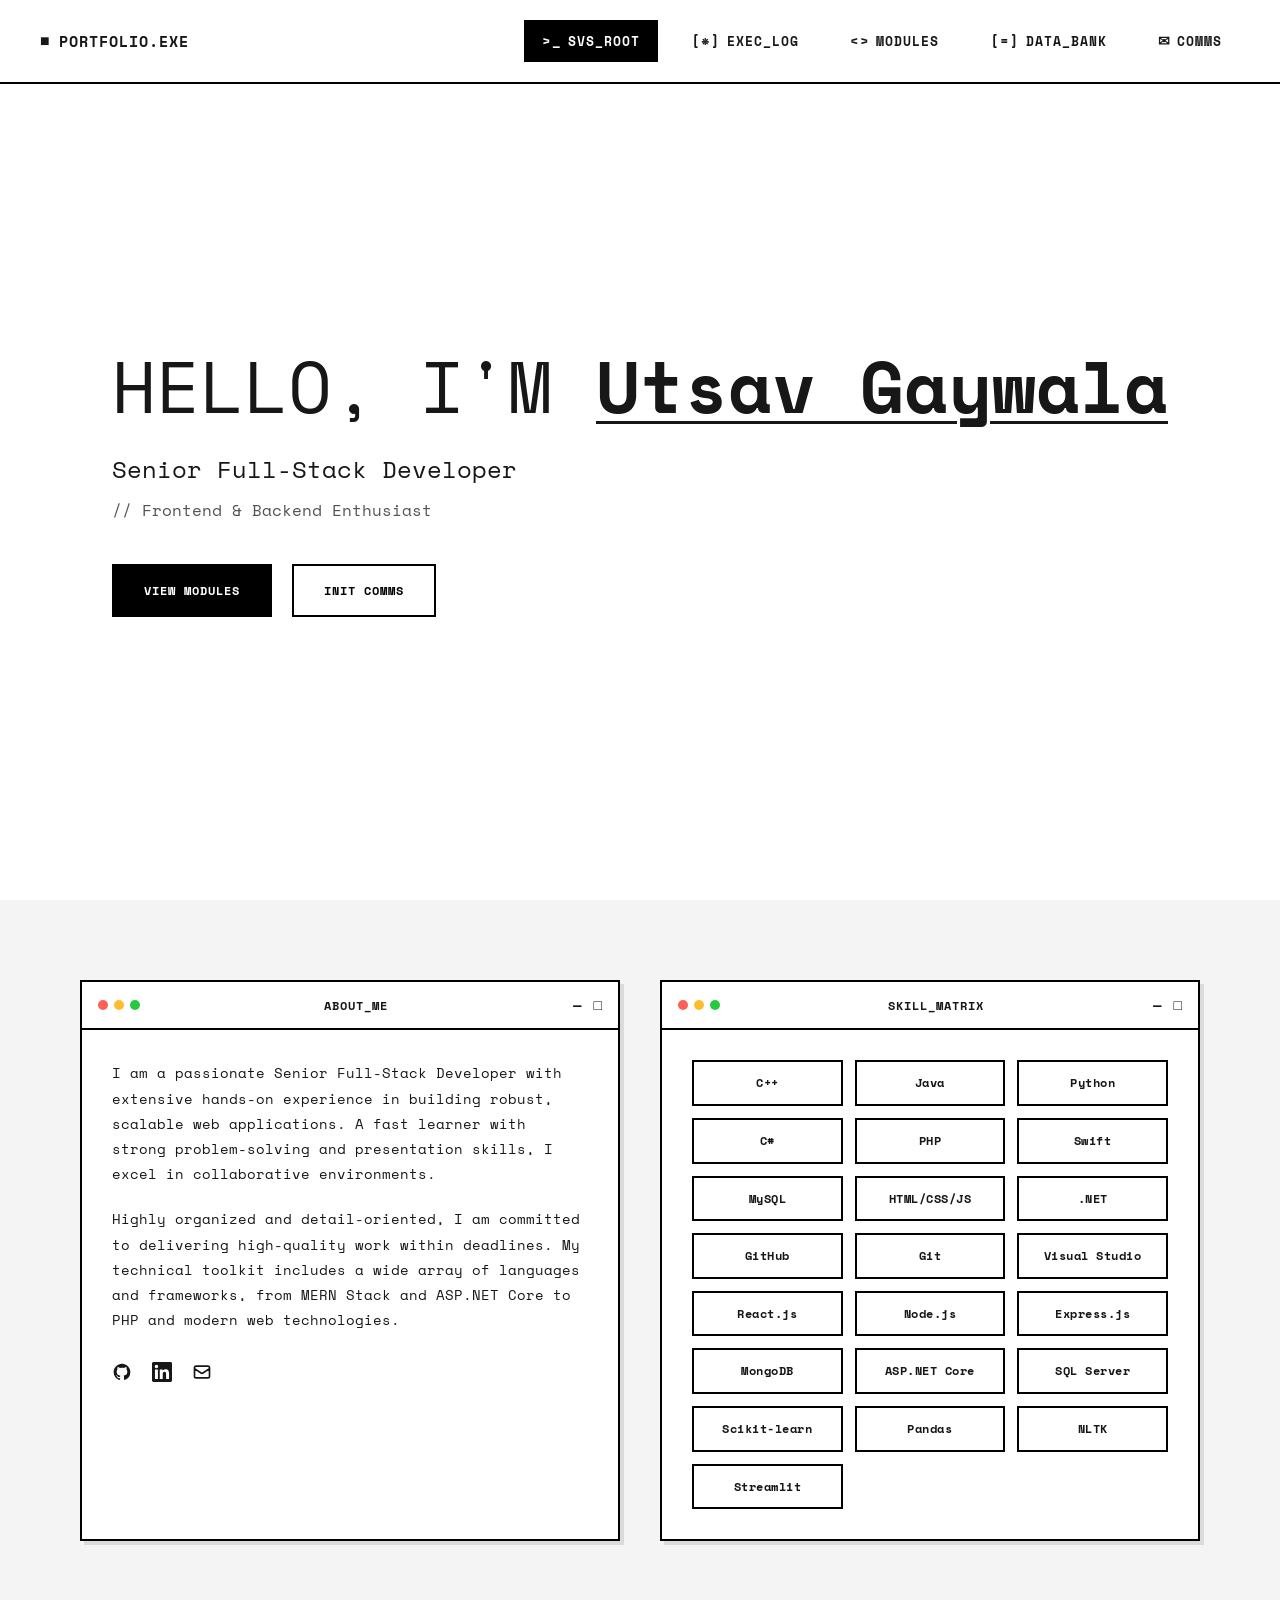
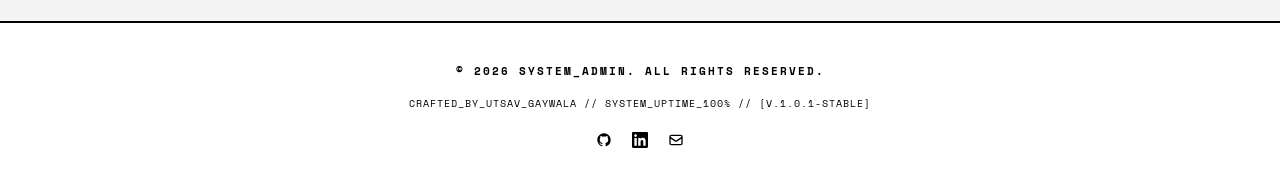
<file: index.html>
<!DOCTYPE html>
<html lang="en">

<head>
    <meta charset="UTF-8" />
    <meta name="viewport" content="width=device-width, initial-scale=1.0" />
    <title>Utsav Gaywala | Portfolio</title>
    <link rel="icon"
        href="data:image/svg+xml,<svg xmlns=%22http://www.w3.org/2000/svg%22 viewBox=%220 0 100 100%22><rect width=%22100%22 height=%22100%22 fill=%22black%22/></svg>">
    <link rel="preconnect" href="https://fonts.googleapis.com">
    <link rel="preconnect" href="https://fonts.gstatic.com" crossorigin>
    <link href="https://fonts.googleapis.com/css2?family=Space+Mono:ital,wght@0,400;0,700;1,400&display=swap"
        rel="stylesheet">
    <link rel="stylesheet" href="styles.css">
</head>

<body>
    <!-- Navigation -->
    <header class="header">
        <nav class="nav">
            <a href="#" class="logo">
                <span class="logo-icon">■</span>
                <span class="logo-text">PORTFOLIO.EXE</span>
            </a>
            <div class="nav-menu">
                <a href="#" class="nav-link active">
                    <span class="nav-icon">&gt;_</span>
                    <span class="nav-text">SVS_ROOT</span>
                </a>
                <a href="execution_log.html" class="nav-link">
                    <span class="nav-icon">[*]</span>
                    <span class="nav-text">EXEC_LOG</span>
                </a>
                <a href="modules.html" class="nav-link">
                    <span class="nav-icon">&lt;&gt;</span>
                    <span class="nav-text">MODULES</span>
                </a>
                <a href="databank.html" class="nav-link">
                    <span class="nav-icon">[=]</span>
                    <span class="nav-text">DATA_BANK</span>
                </a>
                <a href="contact.html" class="nav-link">
                    <span class="nav-icon">✉</span>
                    <span class="nav-text">COMMS</span>
                </a>
            </div>
            <button class="mobile-toggle" aria-label="Toggle menu">
                <span></span>
                <span></span>
                <span></span>
            </button>
        </nav>
    </header>

    <!-- Hero Section -->
    <main>
        <section class="hero">
            <div class="container">
                <h1 class="hero-title">
                    HELLO, I'M <span class="name-highlight">Utsav Gaywala</span>
                </h1>
                <p class="hero-role">Senior Full-Stack Developer</p>
                <p class="hero-tagline">// Frontend & Backend Enthusiast</p>
                <div class="hero-buttons">
                    <a href="modules.html" class="btn btn-primary">VIEW MODULES</a>
                    <a href="contact.html" class="btn btn-secondary">INIT COMMS</a>
                </div>
            </div>
        </section>

        <!-- About & Skills Section -->
        <section class="content-section">
            <div class="container">
                <div class="windows-grid">
                    <!-- About Me Window -->
                    <div class="window">
                        <div class="window-header">
                            <div class="window-dots">
                                <span></span>
                                <span></span>
                                <span></span>
                            </div>
                            <div class="window-title">ABOUT_ME</div>
                            <div class="window-controls">
                                <span>—</span>
                                <span>□</span>
                            </div>
                        </div>
                        <div class="window-content">
                            <p>I am a passionate Senior Full-Stack Developer with extensive hands-on experience in
                                building robust, scalable web applications. A fast learner with strong problem-solving
                                and presentation skills, I excel in collaborative environments.</p>
                            <p>Highly organized and detail-oriented, I am committed to delivering high-quality work
                                within deadlines. My technical toolkit includes a wide array of languages and
                                frameworks, from MERN Stack and ASP.NET Core to PHP and modern web technologies.</p>
                            <div class="social-icons">
                                <a href="https://github.com/utsavgaywala" target="_blank" rel="noopener noreferrer"
                                    aria-label="GitHub">
                                    <svg width="20" height="20" viewBox="0 0 24 24" fill="currentColor">
                                        <path
                                            d="M12 2C6.477 2 2 6.484 2 12.017c0 4.425 2.865 8.18 6.839 9.504.5.092.682-.217.682-.483 0-.237-.008-.868-.013-1.703-2.782.605-3.369-1.343-3.369-1.343-.454-1.158-1.11-1.466-1.11-1.466-.908-.62.069-.608.069-.608 1.003.07 1.531 1.032 1.531 1.032.892 1.53 2.341 1.088 2.91.832.092-.647.35-1.088.636-1.338-2.22-.253-4.555-1.113-4.555-4.951 0-1.093.39-1.988 1.029-2.688-.103-.253-.446-1.272.098-2.65 0 0 .84-.27 2.75 1.026A9.564 9.564 0 0112 6.844c.85.004 1.705.115 2.504.337 1.909-1.296 2.747-1.027 2.747-1.027.546 1.379.202 2.398.1 2.651.64.7 1.028 1.595 1.028 2.688 0 3.848-2.339 4.695-4.566 4.943.359.309.678.92.678 1.855 0 1.338-.012 2.419-.012 2.747 0 .268.18.58.688.482A10.019 10.019 0 0022 12.017C22 6.484 17.522 2 12 2z" />
                                    </svg>
                                </a>
                                <a href="https://linkedin.com/in/utsavgaywala" target="_blank" rel="noopener noreferrer"
                                    aria-label="LinkedIn">
                                    <svg width="20" height="20" viewBox="0 0 24 24" fill="currentColor">
                                        <path
                                            d="M20.447 20.452h-3.554v-5.569c0-1.328-.027-3.037-1.852-3.037-1.853 0-2.136 1.445-2.136 2.939v5.667H9.351V9h3.414v1.561h.046c.477-.9 1.637-1.85 3.37-1.85 3.601 0 4.267 2.37 4.267 5.455v6.286zM5.337 7.433c-1.144 0-2.063-.926-2.063-2.065 0-1.138.92-2.063 2.063-2.063 1.14 0 2.064.925 2.064 2.063 0 1.139-.925 2.065-2.064 2.065zm1.782 13.019H3.555V9h3.564v11.452zM22.225 0H1.771C.792 0 0 .774 0 1.729v20.542C0 23.227.792 24 1.771 24h20.451C23.2 24 24 23.227 24 22.271V1.729C24 .774 23.2 0 22.222 0h.003z" />
                                    </svg>
                                </a>
                                <a href="https://mail.google.com/mail/?view=cm&fs=1&to=utsavgaywala.work@gmail.com"
                                    target="_blank" rel="noopener noreferrer" aria-label="Email">
                                    <svg width="20" height="20" viewBox="0 0 24 24" fill="none" stroke="currentColor"
                                        stroke-width="2">
                                        <path
                                            d="M3 8l7.89 5.26a2 2 0 002.22 0L21 8M5 19h14a2 2 0 002-2V7a2 2 0 00-2-2H5a2 2 0 00-2 2v10a2 2 0 002 2z" />
                                    </svg>
                                </a>
                            </div>
                        </div>
                    </div>

                    <!-- Skill Matrix Window -->
                    <div class="window">
                        <div class="window-header">
                            <div class="window-dots">
                                <span></span>
                                <span></span>
                                <span></span>
                            </div>
                            <div class="window-title">SKILL_MATRIX</div>
                            <div class="window-controls">
                                <span>—</span>
                                <span>□</span>
                            </div>
                        </div>
                        <div class="window-content">
                            <div class="skill-grid">
                                <span class="skill-tag">C++</span>
                                <span class="skill-tag">Java</span>
                                <span class="skill-tag">Python</span>
                                <span class="skill-tag">C#</span>
                                <span class="skill-tag">PHP</span>
                                <span class="skill-tag">Swift</span>
                                <span class="skill-tag">MySQL</span>
                                <span class="skill-tag">HTML/CSS/JS</span>
                                <span class="skill-tag">.NET</span>
                                <span class="skill-tag">GitHub</span>
                                <span class="skill-tag">Git</span>
                                <span class="skill-tag">Visual Studio</span>
                                <span class="skill-tag">React.js</span>
                                <span class="skill-tag">Node.js</span>
                                <span class="skill-tag">Express.js</span>
                                <span class="skill-tag">MongoDB</span>
                                <span class="skill-tag">ASP.NET Core</span>
                                <span class="skill-tag">SQL Server</span>
                                <span class="skill-tag">Scikit-learn</span>
                                <span class="skill-tag">Pandas</span>
                                <span class="skill-tag">NLTK</span>
                                <span class="skill-tag">Streamlit</span>
                            </div>
                        </div>
                    </div>
                </div>
            </div>
        </section>
    </main>

    <!-- Footer -->
    <footer class="footer">
        <div class="container">
            <div class="footer-content">
                <p class="footer-copyright">© 2026 SYSTEM_ADMIN. ALL RIGHTS RESERVED.</p>
                <p class="footer-info">
                    CRAFTED_BY_UTSAV_GAYWALA // SYSTEM_UPTIME_100% // [V.1.0.1-STABLE]
                </p>
                <div class="footer-social">
                    <a href="https://github.com/utsavgaywala" target="_blank" rel="noopener noreferrer"
                        aria-label="GitHub">
                        <svg width="16" height="16" viewBox="0 0 24 24" fill="currentColor">
                            <path
                                d="M12 2C6.477 2 2 6.484 2 12.017c0 4.425 2.865 8.18 6.839 9.504.5.092.682-.217.682-.483 0-.237-.008-.868-.013-1.703-2.782.605-3.369-1.343-3.369-1.343-.454-1.158-1.11-1.466-1.11-1.466-.908-.62.069-.608.069-.608 1.003.07 1.531 1.032 1.531 1.032.892 1.53 2.341 1.088 2.91.832.092-.647.35-1.088.636-1.338-2.22-.253-4.555-1.113-4.555-4.951 0-1.093.39-1.988 1.029-2.688-.103-.253-.446-1.272.098-2.65 0 0 .84-.27 2.75 1.026A9.564 9.564 0 0112 6.844c.85.004 1.705.115 2.504.337 1.909-1.296 2.747-1.027 2.747-1.027.546 1.379.202 2.398.1 2.651.64.7 1.028 1.595 1.028 2.688 0 3.848-2.339 4.695-4.566 4.943.359.309.678.92.678 1.855 0 1.338-.012 2.419-.012 2.747 0 .268.18.58.688.482A10.019 10.019 0 0022 12.017C22 6.484 17.522 2 12 2z" />
                        </svg>
                    </a>
                    <a href="https://linkedin.com/in/utsavgaywala" target="_blank" rel="noopener noreferrer"
                        aria-label="LinkedIn">
                        <svg width="16" height="16" viewBox="0 0 24 24" fill="currentColor">
                            <path
                                d="M20.447 20.452h-3.554v-5.569c0-1.328-.027-3.037-1.852-3.037-1.853 0-2.136 1.445-2.136 2.939v5.667H9.351V9h3.414v1.561h.046c.477-.9 1.637-1.85 3.37-1.85 3.601 0 4.267 2.37 4.267 5.455v6.286zM5.337 7.433c-1.144 0-2.063-.926-2.063-2.065 0-1.138.92-2.063 2.063-2.063 1.14 0 2.064.925 2.064 2.063 0 1.139-.925 2.065-2.064 2.065zm1.782 13.019H3.555V9h3.564v11.452zM22.225 0H1.771C.792 0 0 .774 0 1.729v20.542C0 23.227.792 24 1.771 24h20.451C23.2 24 24 23.227 24 22.271V1.729C24 .774 23.2 0 22.222 0h.003z" />
                        </svg>
                    </a>
                    <a href="https://mail.google.com/mail/?view=cm&fs=1&to=utsavgaywala.work@gmail.com" target="_blank"
                        rel="noopener noreferrer" aria-label="Email">
                        <svg width="16" height="16" viewBox="0 0 24 24" fill="none" stroke="currentColor"
                            stroke-width="2">
                            <path
                                d="M3 8l7.89 5.26a2 2 0 002.22 0L21 8M5 19h14a2 2 0 002-2V7a2 2 0 00-2-2H5a2 2 0 00-2 2v10a2 2 0 002 2z" />
                        </svg>
                    </a>
                </div>
            </div>
        </div>
    </footer>

    <script src="script.js"></script>
</body>

</html>
</file>
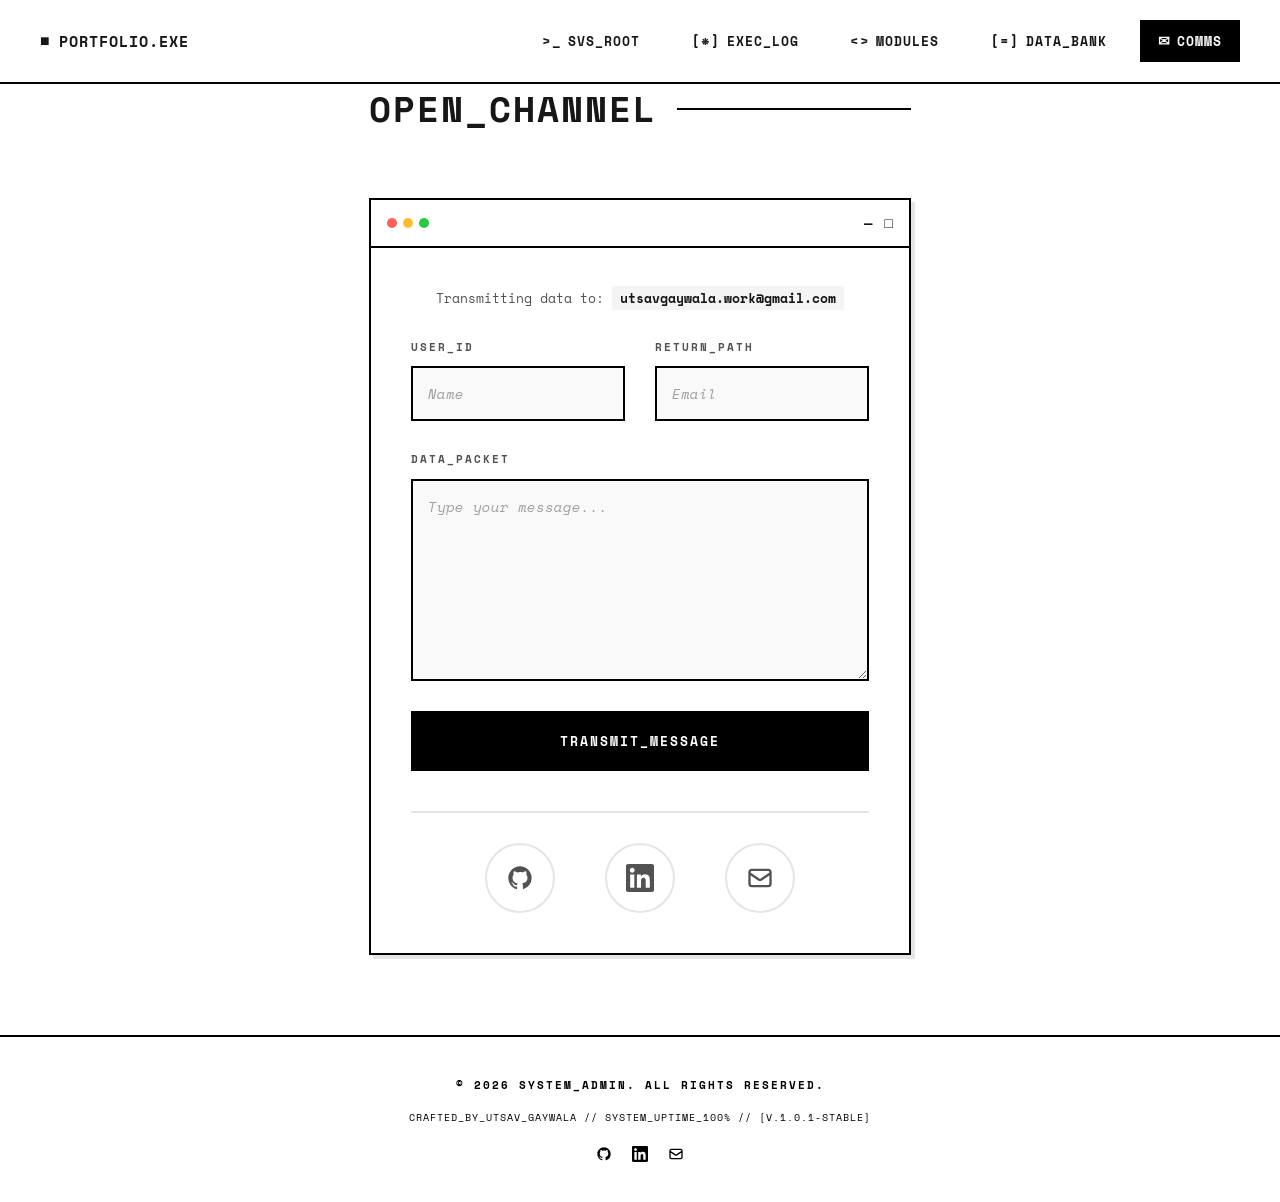
<file: contact.html>
<!DOCTYPE html>
<html lang="en">

<head>
    <meta charset="UTF-8" />
    <meta name="viewport" content="width=device-width, initial-scale=1.0" />
    <title>Contact | Utsav Gaywala</title>
    <link rel="icon"
        href="data:image/svg+xml,<svg xmlns=%22http://www.w3.org/2000/svg%22 viewBox=%220 0 100 100%22><rect width=%22100%22 height=%22100%22 fill=%22black%22/></svg>">
    <link rel="preconnect" href="https://fonts.googleapis.com">
    <link rel="preconnect" href="https://fonts.gstatic.com" crossorigin>
    <link href="https://fonts.googleapis.com/css2?family=Space+Mono:ital,wght@0,400;0,700;1,400&display=swap"
        rel="stylesheet">
    <link rel="stylesheet" href="styles.css">
</head>

<body>
    <!-- Navigation -->
    <header class="header">
        <nav class="nav">
            <a href="index.html" class="logo">
                <span class="logo-icon">■</span>
                <span class="logo-text">PORTFOLIO.EXE</span>
            </a>
            <div class="nav-menu">
                <a href="index.html" class="nav-link">
                    <span class="nav-icon">&gt;_</span>
                    <span class="nav-text">SVS_ROOT</span>
                </a>
                <a href="execution_log.html" class="nav-link">
                    <span class="nav-icon">[*]</span>
                    <span class="nav-text">EXEC_LOG</span>
                </a>
                <a href="modules.html" class="nav-link">
                    <span class="nav-icon">&lt;&gt;</span>
                    <span class="nav-text">MODULES</span>
                </a>
                <a href="databank.html" class="nav-link">
                    <span class="nav-icon">[=]</span>
                    <span class="nav-text">DATA_BANK</span>
                </a>
                <a href="contact.html" class="nav-link active">
                    <span class="nav-icon">✉</span>
                    <span class="nav-text">COMMS</span>
                </a>
            </div>
            <button class="mobile-toggle" aria-label="Toggle menu">
                <span></span>
                <span></span>
                <span></span>
            </button>
        </nav>
    </header>

    <!-- Contact Section -->
    <main>
        <section class="contact-section">
            <div class="container">
                <div class="page-header-block">
                    <h1 class="page-title">OPEN_CHANNEL</h1>
                    <div class="page-title-line"></div>
                </div>

                <div class="contact-window">
                    <div class="window-header">
                        <div class="window-dots">
                            <span></span>
                            <span></span>
                            <span></span>
                        </div>
                        <div class="window-controls">
                            <span>—</span>
                            <span>□</span>
                        </div>
                    </div>

                    <div class="contact-form-wrapper">
                        <p class="transmit-info">
                            Transmitting data to: <span class="email-highlight">utsavgaywala.work@gmail.com</span>
                        </p>

                        <!-- Form Status Message in Window Style -->
                        <div id="form-status-window" class="status-window" style="display: none;">
                            <div class="window-header">
                                <div class="window-dots">
                                    <span></span>
                                    <span></span>
                                    <span></span>
                                </div>
                                <div class="window-title">TRANSMISSION_STATUS</div>
                                <div class="window-controls">
                                    <span>—</span>
                                    <span>□</span>
                                </div>
                            </div>
                            <div class="window-content">
                                <p id="form-status" class="status-message"></p>
                            </div>
                        </div>

                        <form class="contact-form" id="contact-form" action="https://api.web3forms.com/submit"
                            method="POST">
                            <!-- Web3Forms Access Key -->
                            <input type="hidden" name="access_key" value="f90bb33b-a200-4834-b44b-92503cbf5320">
                            <input type="hidden" name="subject" value="New Contact Form Submission from Portfolio">
                            <input type="hidden" name="from_name" value="Portfolio Contact Form">

                            <div class="form-row">
                                <div class="form-group">
                                    <label for="name" class="form-label">USER_ID</label>
                                    <input type="text" id="name" name="name" class="form-input" placeholder="Name"
                                        required />
                                </div>

                                <div class="form-group">
                                    <label for="email" class="form-label">RETURN_PATH</label>
                                    <input type="email" id="email" name="email" class="form-input" placeholder="Email"
                                        required />
                                </div>
                            </div>

                            <div class="form-group">
                                <label for="message" class="form-label">DATA_PACKET</label>
                                <textarea id="message" name="message" class="form-textarea"
                                    placeholder="Type your message..." rows="8" required></textarea>
                            </div>

                            <button type="submit" class="submit-btn" id="submit-btn">
                                <span class="btn-text">TRANSMIT_MESSAGE</span>
                                <span class="btn-loader" style="display: none;">
                                    <span class="loader-dot"></span>
                                    <span class="loader-dot"></span>
                                    <span class="loader-dot"></span>
                                </span>
                            </button>
                        </form>

                        <!-- Social Icons Below Button -->
                        <div class="form-social-icons">
                            <a href="https://github.com/utsavgaywala" target="_blank" rel="noopener noreferrer"
                                aria-label="GitHub" class="form-social-link">
                                <svg width="24" height="24" viewBox="0 0 24 24" fill="currentColor">
                                    <path
                                        d="M12 2C6.477 2 2 6.484 2 12.017c0 4.425 2.865 8.18 6.839 9.504.5.092.682-.217.682-.483 0-.237-.008-.868-.013-1.703-2.782.605-3.369-1.343-3.369-1.343-.454-1.158-1.11-1.466-1.11-1.466-.908-.62.069-.608.069-.608 1.003.07 1.531 1.032 1.531 1.032.892 1.53 2.341 1.088 2.91.832.092-.647.35-1.088.636-1.338-2.22-.253-4.555-1.113-4.555-4.951 0-1.093.39-1.988 1.029-2.688-.103-.253-.446-1.272.098-2.65 0 0 .84-.27 2.75 1.026A9.564 9.564 0 0112 6.844c.85.004 1.705.115 2.504.337 1.909-1.296 2.747-1.027 2.747-1.027.546 1.379.202 2.398.1 2.651.64.7 1.028 1.595 1.028 2.688 0 3.848-2.339 4.695-4.566 4.943.359.309.678.92.678 1.855 0 1.338-.012 2.419-.012 2.747 0 .268.18.58.688.482A10.019 10.019 0 0022 12.017C22 6.484 17.522 2 12 2z" />
                                </svg>
                            </a>
                            <a href="https://linkedin.com/in/utsavgaywala" target="_blank" rel="noopener noreferrer"
                                aria-label="LinkedIn" class="form-social-link">
                                <svg width="24" height="24" viewBox="0 0 24 24" fill="currentColor">
                                    <path
                                        d="M20.447 20.452h-3.554v-5.569c0-1.328-.027-3.037-1.852-3.037-1.853 0-2.136 1.445-2.136 2.939v5.667H9.351V9h3.414v1.561h.046c.477-.9 1.637-1.85 3.37-1.85 3.601 0 4.267 2.37 4.267 5.455v6.286zM5.337 7.433c-1.144 0-2.063-.926-2.063-2.065 0-1.138.92-2.063 2.063-2.063 1.14 0 2.064.925 2.064 2.063 0 1.139-.925 2.065-2.064 2.065zm1.782 13.019H3.555V9h3.564v11.452zM22.225 0H1.771C.792 0 0 .774 0 1.729v20.542C0 23.227.792 24 1.771 24h20.451C23.2 24 24 23.227 24 22.271V1.729C24 .774 23.2 0 22.222 0h.003z" />
                                </svg>
                            </a>
                            <a href="https://mail.google.com/mail/?view=cm&fs=1&to=utsavgaywala.work@gmail.com"
                                target="_blank" rel="noopener noreferrer" aria-label="Email" class="form-social-link">
                                <svg width="24" height="24" viewBox="0 0 24 24" fill="none" stroke="currentColor"
                                    stroke-width="2">
                                    <path
                                        d="M3 8l7.89 5.26a2 2 0 002.22 0L21 8M5 19h14a2 2 0 002-2V7a2 2 0 00-2-2H5a2 2 0 00-2 2v10a2 2 0 002 2z" />
                                </svg>
                            </a>
                        </div>
                    </div>
                </div>
            </div>
        </section>
    </main>

    <!-- Footer -->
    <footer class="footer">
        <div class="container">
            <div class="footer-content">
                <p class="footer-copyright">© 2026 SYSTEM_ADMIN. ALL RIGHTS RESERVED.</p>
                <p class="footer-info">
                    CRAFTED_BY_UTSAV_GAYWALA // SYSTEM_UPTIME_100% // [V.1.0.1-STABLE]
                </p>
                <div class="footer-social">
                    <a href="https://github.com/utsavgaywala" target="_blank" rel="noopener noreferrer"
                        aria-label="GitHub">
                        <svg width="16" height="16" viewBox="0 0 24 24" fill="currentColor">
                            <path
                                d="M12 2C6.477 2 2 6.484 2 12.017c0 4.425 2.865 8.18 6.839 9.504.5.092.682-.217.682-.483 0-.237-.008-.868-.013-1.703-2.782.605-3.369-1.343-3.369-1.343-.454-1.158-1.11-1.466-1.11-1.466-.908-.62.069-.608.069-.608 1.003.07 1.531 1.032 1.531 1.032.892 1.53 2.341 1.088 2.91.832.092-.647.35-1.088.636-1.338-2.22-.253-4.555-1.113-4.555-4.951 0-1.093.39-1.988 1.029-2.688-.103-.253-.446-1.272.098-2.65 0 0 .84-.27 2.75 1.026A9.564 9.564 0 0112 6.844c.85.004 1.705.115 2.504.337 1.909-1.296 2.747-1.027 2.747-1.027.546 1.379.202 2.398.1 2.651.64.7 1.028 1.595 1.028 2.688 0 3.848-2.339 4.695-4.566 4.943.359.309.678.92.678 1.855 0 1.338-.012 2.419-.012 2.747 0 .268.18.58.688.482A10.019 10.019 0 0022 12.017C22 6.484 17.522 2 12 2z" />
                        </svg>
                    </a>
                    <a href="https://linkedin.com/in/utsavgaywala" target="_blank" rel="noopener noreferrer"
                        aria-label="LinkedIn">
                        <svg width="16" height="16" viewBox="0 0 24 24" fill="currentColor">
                            <path
                                d="M20.447 20.452h-3.554v-5.569c0-1.328-.027-3.037-1.852-3.037-1.853 0-2.136 1.445-2.136 2.939v5.667H9.351V9h3.414v1.561h.046c.477-.9 1.637-1.85 3.37-1.85 3.601 0 4.267 2.37 4.267 5.455v6.286zM5.337 7.433c-1.144 0-2.063-.926-2.063-2.065 0-1.138.92-2.063 2.063-2.063 1.14 0 2.064.925 2.064 2.063 0 1.139-.925 2.065-2.064 2.065zm1.782 13.019H3.555V9h3.564v11.452zM22.225 0H1.771C.792 0 0 .774 0 1.729v20.542C0 23.227.792 24 1.771 24h20.451C23.2 24 24 23.227 24 22.271V1.729C24 .774 23.2 0 22.222 0h.003z" />
                        </svg>
                    </a>
                    <a href="https://mail.google.com/mail/?view=cm&fs=1&to=utsavgaywala.work@gmail.com" target="_blank"
                        rel="noopener noreferrer" aria-label="Email">
                        <svg width="16" height="16" viewBox="0 0 24 24" fill="none" stroke="currentColor"
                            stroke-width="2">
                            <path
                                d="M3 8l7.89 5.26a2 2 0 002.22 0L21 8M5 19h14a2 2 0 002-2V7a2 2 0 00-2-2H5a2 2 0 00-2 2v10a2 2 0 002 2z" />
                        </svg>
                    </a>
                </div>
            </div>
        </div>
    </footer>

    <script src="script.js"></script>
</body>

</html>
</file>
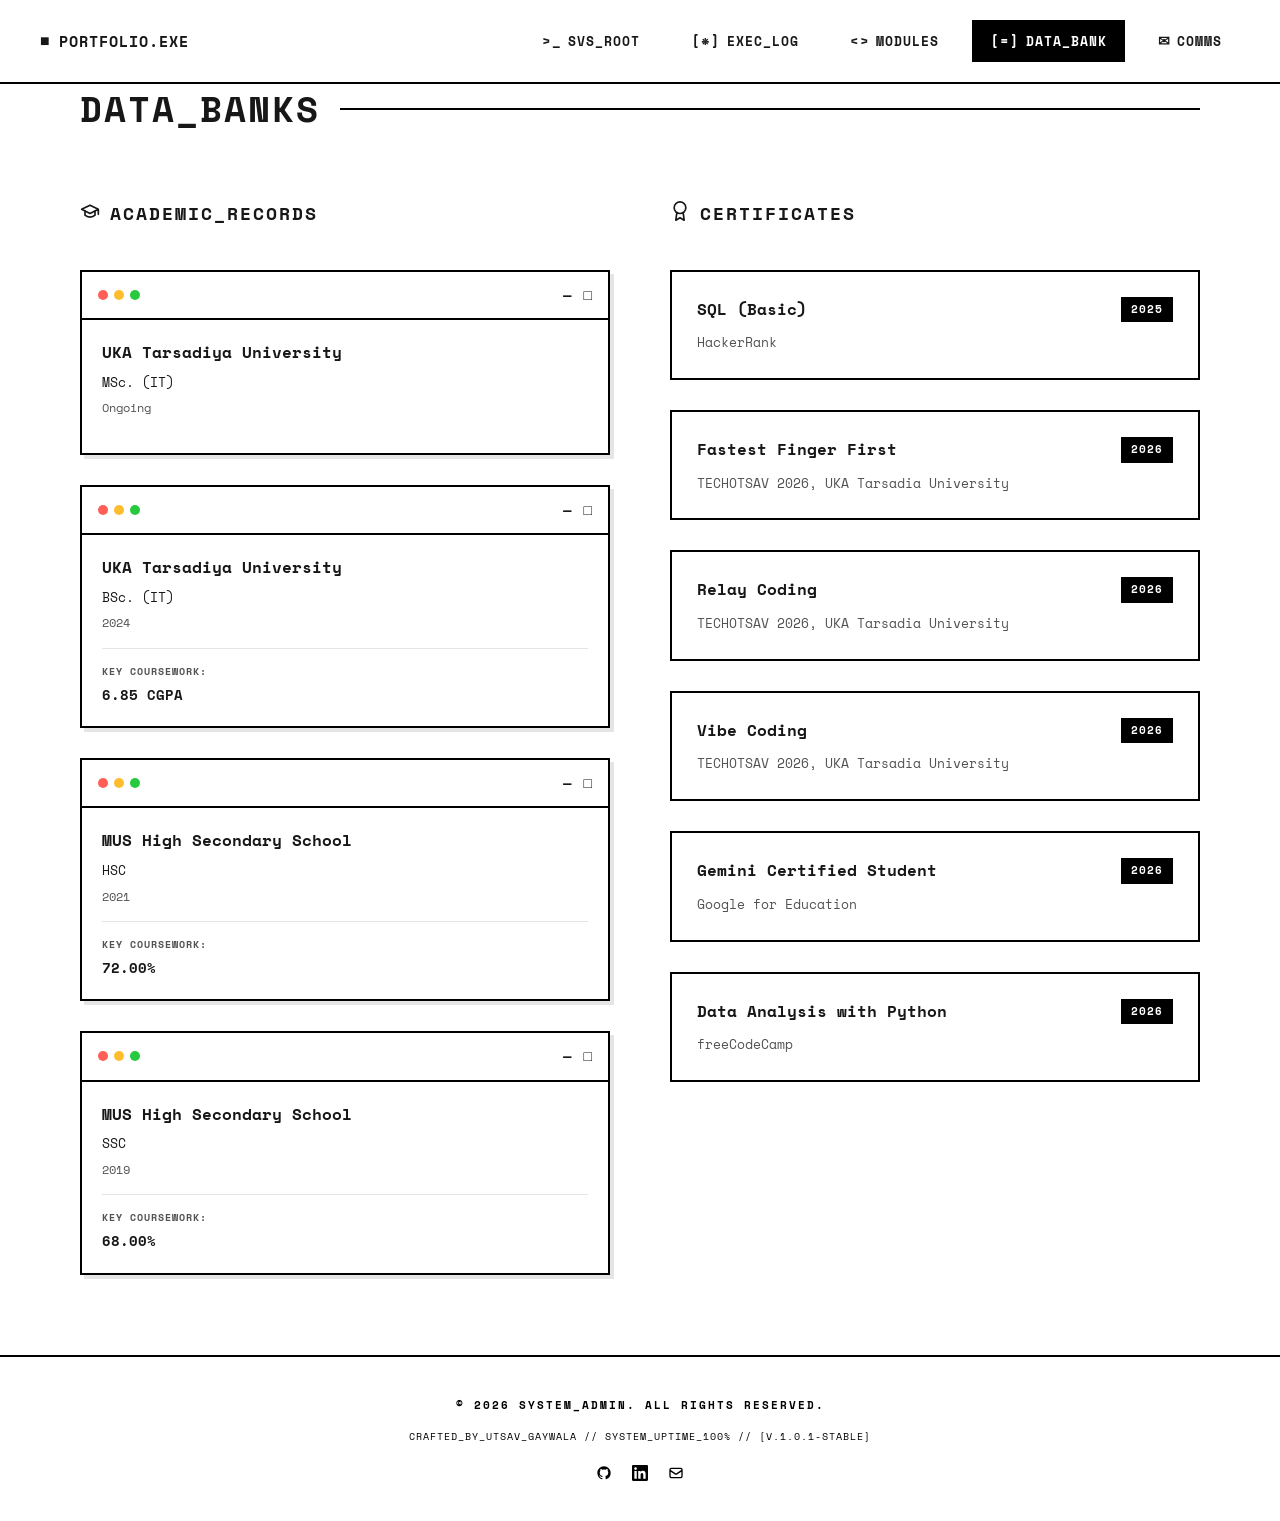
<file: databank.html>
<!DOCTYPE html>
<html lang="en">

<head>
    <meta charset="UTF-8" />
    <meta name="viewport" content="width=device-width, initial-scale=1.0" />
    <title>Data Bank | Utsav Gaywala</title>
    <link rel="icon"
        href="data:image/svg+xml,<svg xmlns=%22http://www.w3.org/2000/svg%22 viewBox=%220 0 100 100%22><rect width=%22100%22 height=%22100%22 fill=%22black%22/></svg>">
    <link rel="preconnect" href="https://fonts.googleapis.com">
    <link rel="preconnect" href="https://fonts.gstatic.com" crossorigin>
    <link href="https://fonts.googleapis.com/css2?family=Space+Mono:ital,wght@0,400;0,700;1,400&display=swap"
        rel="stylesheet">
    <link rel="stylesheet" href="styles.css">
</head>

<body>
    <!-- Navigation -->
    <header class="header">
        <nav class="nav">
            <a href="index.html" class="logo">
                <span class="logo-icon">■</span>
                <span class="logo-text">PORTFOLIO.EXE</span>
            </a>
            <div class="nav-menu">
                <a href="index.html" class="nav-link">
                    <span class="nav-icon">&gt;_</span>
                    <span class="nav-text">SVS_ROOT</span>
                </a>
                <a href="execution_log.html" class="nav-link">
                    <span class="nav-icon">[*]</span>
                    <span class="nav-text">EXEC_LOG</span>
                </a>
                <a href="modules.html" class="nav-link">
                    <span class="nav-icon">&lt;&gt;</span>
                    <span class="nav-text">MODULES</span>
                </a>
                <a href="databank.html" class="nav-link active">
                    <span class="nav-icon">[=]</span>
                    <span class="nav-text">DATA_BANK</span>
                </a>
                <a href="contact.html" class="nav-link">
                    <span class="nav-icon">✉</span>
                    <span class="nav-text">COMMS</span>
                </a>
            </div>
            <button class="mobile-toggle" aria-label="Toggle menu">
                <span></span>
                <span></span>
                <span></span>
            </button>
        </nav>
    </header>

    <!-- Data Bank Section -->
    <main>
        <section class="databank-section">
            <div class="container">
                <div class="page-header-block">
                    <h1 class="page-title">DATA_BANKS</h1>
                    <div class="page-title-line"></div>
                </div>

                <div class="databank-grid">
                    <!-- Academic Records Column -->
                    <div class="databank-column">
                        <h2 class="databank-subtitle">
                            <span class="subtitle-icon">
                                <svg width="20" height="20" viewBox="0 0 24 24" fill="none" stroke="currentColor"
                                    stroke-width="2" stroke-linecap="round" stroke-linejoin="round">
                                    <path d="M22 10v6M2 10l10-5 10 5-10 5z"></path>
                                    <path d="M6 12v5c3 3 9 3 12 0v-5"></path>
                                </svg>
                            </span>
                            ACADEMIC_RECORDS
                        </h2>

                        <!-- MSc Card -->
                        <div class="education-card">
                            <div class="window-header">
                                <div class="window-dots">
                                    <span></span>
                                    <span></span>
                                    <span></span>
                                </div>
                                <div class="window-controls">
                                    <span>—</span>
                                    <span>□</span>
                                </div>
                            </div>
                            <div class="education-content">
                                <h3 class="education-name">UKA Tarsadiya University</h3>
                                <p class="education-degree">MSc. (IT)</p>
                                <p class="education-year">Ongoing</p>
                            </div>
                        </div>

                        <!-- BSc Card -->
                        <div class="education-card">
                            <div class="window-header">
                                <div class="window-dots">
                                    <span></span>
                                    <span></span>
                                    <span></span>
                                </div>
                                <div class="window-controls">
                                    <span>—</span>
                                    <span>□</span>
                                </div>
                            </div>
                            <div class="education-content">
                                <h3 class="education-name">UKA Tarsadiya University</h3>
                                <p class="education-degree">BSc. (IT)</p>
                                <p class="education-year">2024</p>
                                <div class="education-details">
                                    <p class="detail-label">KEY COURSEWORK:</p>
                                    <p class="detail-value">6.85 CGPA</p>
                                </div>
                            </div>
                        </div>

                        <!-- 12th Standard Card -->
                        <div class="education-card">
                            <div class="window-header">
                                <div class="window-dots">
                                    <span></span>
                                    <span></span>
                                    <span></span>
                                </div>
                                <div class="window-controls">
                                    <span>—</span>
                                    <span>□</span>
                                </div>
                            </div>
                            <div class="education-content">
                                <h3 class="education-name">MUS High Secondary School</h3>
                                <p class="education-degree">HSC</p>
                                <p class="education-year">2021</p>
                                <div class="education-details">
                                    <p class="detail-label">KEY COURSEWORK:</p>
                                    <p class="detail-value">72.00%</p>
                                </div>
                            </div>
                        </div>

                        <!-- 10th Standard Card -->
                        <div class="education-card">
                            <div class="window-header">
                                <div class="window-dots">
                                    <span></span>
                                    <span></span>
                                    <span></span>
                                </div>
                                <div class="window-controls">
                                    <span>—</span>
                                    <span>□</span>
                                </div>
                            </div>
                            <div class="education-content">
                                <h3 class="education-name">MUS High Secondary School</h3>
                                <p class="education-degree">SSC</p>
                                <p class="education-year">2019</p>
                                <div class="education-details">
                                    <p class="detail-label">KEY COURSEWORK:</p>
                                    <p class="detail-value">68.00%</p>
                                </div>
                            </div>
                        </div>
                    </div>

                    <!-- Certificates Column -->
                    <div class="databank-column">
                        <h2 class="databank-subtitle">
                            <span class="subtitle-icon">
                                <svg width="20" height="20" viewBox="0 0 24 24" fill="none" stroke="currentColor"
                                    stroke-width="2" stroke-linecap="round" stroke-linejoin="round">
                                    <circle cx="12" cy="8" r="7"></circle>
                                    <polyline points="8.21 13.89 7 23 12 20 17 23 15.79 13.88"></polyline>
                                </svg>
                            </span>
                            CERTIFICATES
                        </h2>

                        <!-- Certificate 1 - SQL (Basic) HackerRank -->
                        <div class="certificate-card">
                            <div class="certificate-header">
                                <h3 class="certificate-name">SQL (Basic)</h3>
                                <span class="certificate-badge">2025</span>
                            </div>
                            <p class="certificate-org">HackerRank</p>
                        </div>

                        <!-- Certificate 2 -->
                        <div class="certificate-card">
                            <div class="certificate-header">
                                <h3 class="certificate-name">Fastest Finger First</h3>
                                <span class="certificate-badge">2026</span>
                            </div>
                            <p class="certificate-org">TECHOTSAV 2026, UKA Tarsadia University</p>
                        </div>

                        <!-- Certificate 2 -->
                        <div class="certificate-card">
                            <div class="certificate-header">
                                <h3 class="certificate-name">Relay Coding</h3>
                                <span class="certificate-badge">2026</span>
                            </div>
                            <p class="certificate-org">TECHOTSAV 2026, UKA Tarsadia University</p>
                        </div>

                        <!-- Certificate 3 -->
                        <div class="certificate-card">
                            <div class="certificate-header">
                                <h3 class="certificate-name">Vibe Coding</h3>
                                <span class="certificate-badge">2026</span>
                            </div>
                            <p class="certificate-org">TECHOTSAV 2026, UKA Tarsadia University</p>
                        </div>

                        <!-- Certificate 4 - Gemini Certified Student -->
                        <div class="certificate-card">
                            <div class="certificate-header">
                                <h3 class="certificate-name">Gemini Certified Student</h3>
                                <span class="certificate-badge">2026</span>
                            </div>
                            <p class="certificate-org">Google for Education</p>
                        </div>

                        <!-- Certificate 5 - Data Analysis with Python -->
                        <div class="certificate-card">
                            <div class="certificate-header">
                                <h3 class="certificate-name">Data Analysis with Python</h3>
                                <span class="certificate-badge">2026</span>
                            </div>
                            <p class="certificate-org">freeCodeCamp</p>
                        </div>
                    </div>
                </div>
            </div>
        </section>
    </main>

    <!-- Footer -->
    <footer class="footer">
        <div class="container">
            <div class="footer-content">
                <p class="footer-copyright">© 2026 SYSTEM_ADMIN. ALL RIGHTS RESERVED.</p>
                <p class="footer-info">
                    CRAFTED_BY_UTSAV_GAYWALA // SYSTEM_UPTIME_100% // [V.1.0.1-STABLE]
                </p>
                <div class="footer-social">
                    <a href="https://github.com/utsavgaywala" target="_blank" rel="noopener noreferrer"
                        aria-label="GitHub">
                        <svg width="16" height="16" viewBox="0 0 24 24" fill="currentColor">
                            <path
                                d="M12 2C6.477 2 2 6.484 2 12.017c0 4.425 2.865 8.18 6.839 9.504.5.092.682-.217.682-.483 0-.237-.008-.868-.013-1.703-2.782.605-3.369-1.343-3.369-1.343-.454-1.158-1.11-1.466-1.11-1.466-.908-.62.069-.608.069-.608 1.003.07 1.531 1.032 1.531 1.032.892 1.53 2.341 1.088 2.91.832.092-.647.35-1.088.636-1.338-2.22-.253-4.555-1.113-4.555-4.951 0-1.093.39-1.988 1.029-2.688-.103-.253-.446-1.272.098-2.65 0 0 .84-.27 2.75 1.026A9.564 9.564 0 0112 6.844c.85.004 1.705.115 2.504.337 1.909-1.296 2.747-1.027 2.747-1.027.546 1.379.202 2.398.1 2.651.64.7 1.028 1.595 1.028 2.688 0 3.848-2.339 4.695-4.566 4.943.359.309.678.92.678 1.855 0 1.338-.012 2.419-.012 2.747 0 .268.18.58.688.482A10.019 10.019 0 0022 12.017C22 6.484 17.522 2 12 2z" />
                        </svg>
                    </a>
                    <a href="https://linkedin.com/in/utsavgaywala" target="_blank" rel="noopener noreferrer"
                        aria-label="LinkedIn">
                        <svg width="16" height="16" viewBox="0 0 24 24" fill="currentColor">
                            <path
                                d="M20.447 20.452h-3.554v-5.569c0-1.328-.027-3.037-1.852-3.037-1.853 0-2.136 1.445-2.136 2.939v5.667H9.351V9h3.414v1.561h.046c.477-.9 1.637-1.85 3.37-1.85 3.601 0 4.267 2.37 4.267 5.455v6.286zM5.337 7.433c-1.144 0-2.063-.926-2.063-2.065 0-1.138.92-2.063 2.063-2.063 1.14 0 2.064.925 2.064 2.063 0 1.139-.925 2.065-2.064 2.065zm1.782 13.019H3.555V9h3.564v11.452zM22.225 0H1.771C.792 0 0 .774 0 1.729v20.542C0 23.227.792 24 1.771 24h20.451C23.2 24 24 23.227 24 22.271V1.729C24 .774 23.2 0 22.222 0h.003z" />
                        </svg>
                    </a>
                    <a href="https://mail.google.com/mail/?view=cm&fs=1&to=utsavgaywala.work@gmail.com" target="_blank"
                        rel="noopener noreferrer" aria-label="Email">
                        <svg width="16" height="16" viewBox="0 0 24 24" fill="none" stroke="currentColor"
                            stroke-width="2">
                            <path
                                d="M3 8l7.89 5.26a2 2 0 002.22 0L21 8M5 19h14a2 2 0 002-2V7a2 2 0 00-2-2H5a2 2 0 00-2 2v10a2 2 0 002 2z" />
                        </svg>
                    </a>
                </div>
            </div>
        </div>
    </footer>

    <script src="script.js"></script>
</body>

</html>
</file>
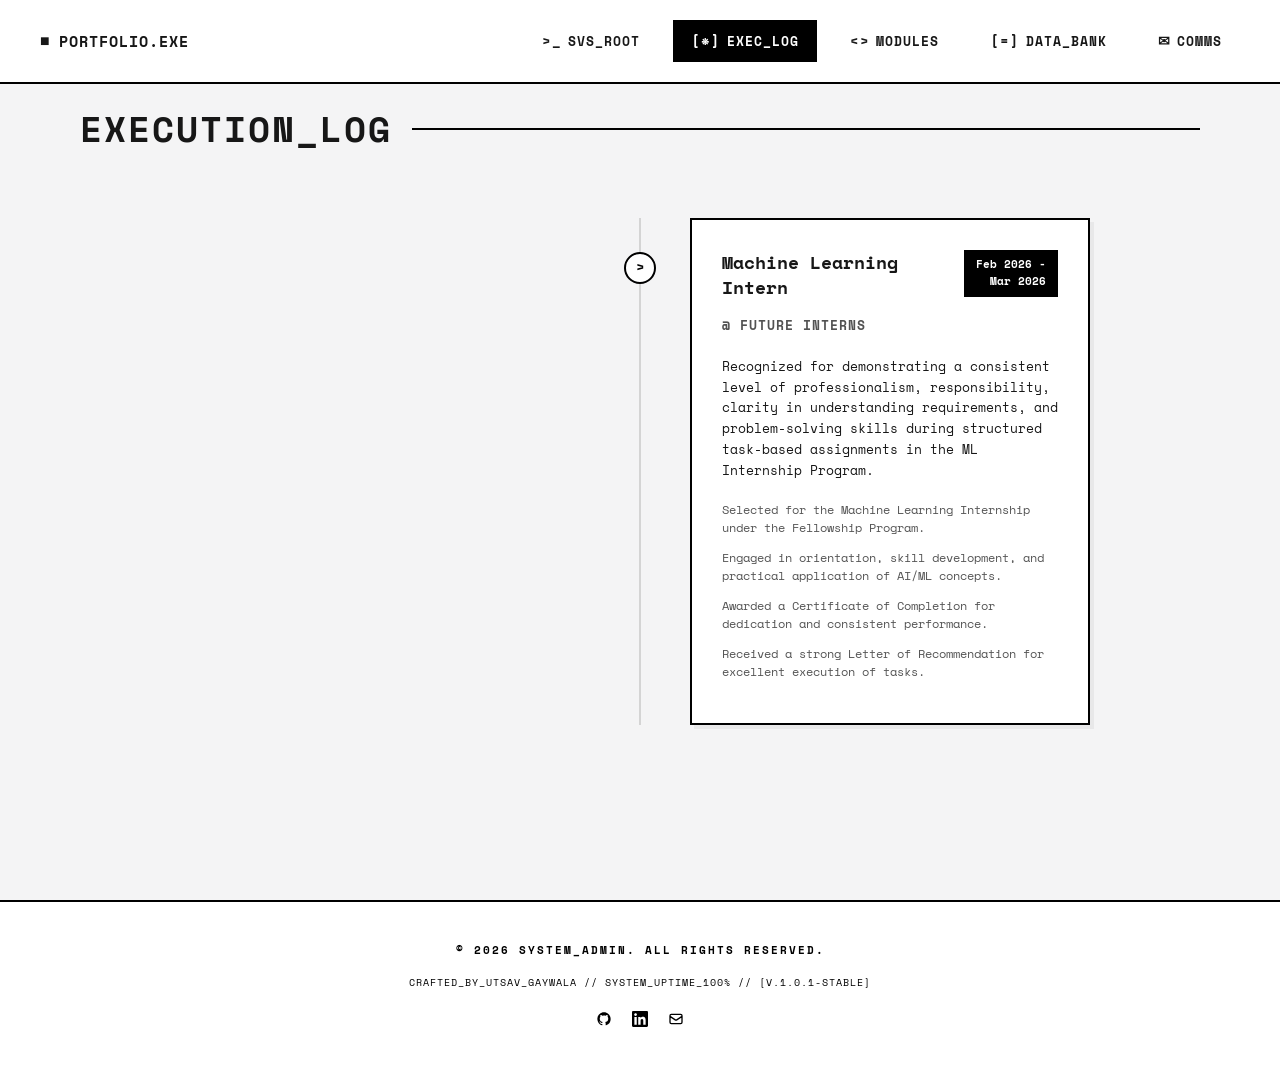
<file: execution_log.html>
<!DOCTYPE html>
<html lang="en">

<head>
    <meta charset="UTF-8" />
    <meta name="viewport" content="width=device-width, initial-scale=1.0" />
    <title>Execution Log | Utsav Gaywala</title>
    <link rel="icon"
        href="data:image/svg+xml,<svg xmlns=%22http://www.w3.org/2000/svg%22 viewBox=%220 0 100 100%22><rect width=%22100%22 height=%22100%22 fill=%22black%22/></svg>">
    <link rel="preconnect" href="https://fonts.googleapis.com">
    <link rel="preconnect" href="https://fonts.gstatic.com" crossorigin>
    <link href="https://fonts.googleapis.com/css2?family=Space+Mono:ital,wght@0,400;0,700;1,400&display=swap"
        rel="stylesheet">
    <link rel="stylesheet" href="styles.css">
</head>

<body>
    <!-- Navigation -->
    <header class="header">
        <nav class="nav">
            <a href="index.html" class="logo">
                <span class="logo-icon">■</span>
                <span class="logo-text">PORTFOLIO.EXE</span>
            </a>
            <div class="nav-menu">
                <a href="index.html" class="nav-link">
                    <span class="nav-icon">&gt;_</span>
                    <span class="nav-text">SVS_ROOT</span>
                </a>
                <a href="execution_log.html" class="nav-link active">
                    <span class="nav-icon">[*]</span>
                    <span class="nav-text">EXEC_LOG</span>
                </a>
                <a href="modules.html" class="nav-link">
                    <span class="nav-icon">&lt;&gt;</span>
                    <span class="nav-text">MODULES</span>
                </a>
                <a href="databank.html" class="nav-link">
                    <span class="nav-icon">[=]</span>
                    <span class="nav-text">DATA_BANK</span>
                </a>
                <a href="contact.html" class="nav-link">
                    <span class="nav-icon">✉</span>
                    <span class="nav-text">COMMS</span>
                </a>
            </div>
            <button class="mobile-toggle" aria-label="Toggle menu">
                <span></span>
                <span></span>
                <span></span>
            </button>
        </nav>
    </header>

    <!-- Execution Log Section -->
    <main>
        <section class="timeline-section">
            <div class="container">
                <div class="page-header-block">
                    <h1 class="page-title">EXECUTION_LOG</h1>
                    <div class="page-title-line"></div>
                </div>

                <div class="timeline-container">
                    <div class="timeline-line"></div>
                    
                    <!-- Timeline Item 1 -->
                    <div class="timeline-item right">
                        <div class="timeline-dot"><span>></span></div>
                        <div class="timeline-content">
                            <div class="timeline-header">
                                <h3>Machine Learning<br>Intern</h3>
                                <span class="timeline-date">Feb 2026 -<br>Mar 2026</span>
                            </div>
                            <p class="timeline-subtitle">@ FUTURE INTERNS</p>
                            <p class="timeline-desc">Recognized for demonstrating a consistent level of professionalism, responsibility, clarity in understanding requirements, and problem-solving skills during structured task-based assignments in the ML Internship Program.</p>
                            <ul class="timeline-list">
                                <li>Selected for the Machine Learning Internship under the Fellowship Program.</li>
                                <li>Engaged in orientation, skill development, and practical application of AI/ML concepts.</li>
                                <li>Awarded a Certificate of Completion for dedication and consistent performance.</li>
                                <li>Received a strong Letter of Recommendation for excellent execution of tasks.</li>
                            </ul>
                        </div>
                    </div>

                </div>
            </div>
        </section>
    </main>

    <!-- Footer -->
    <footer class="footer">
        <div class="container">
            <div class="footer-content">
                <p class="footer-copyright">© 2026 SYSTEM_ADMIN. ALL RIGHTS RESERVED.</p>
                <p class="footer-info">
                    CRAFTED_BY_UTSAV_GAYWALA // SYSTEM_UPTIME_100% // [V.1.0.1-STABLE]
                </p>
                <div class="footer-social">
                    <a href="https://github.com/utsavgaywala" target="_blank" rel="noopener noreferrer"
                        aria-label="GitHub">
                        <svg width="16" height="16" viewBox="0 0 24 24" fill="currentColor">
                            <path
                                d="M12 2C6.477 2 2 6.484 2 12.017c0 4.425 2.865 8.18 6.839 9.504.5.092.682-.217.682-.483 0-.237-.008-.868-.013-1.703-2.782.605-3.369-1.343-3.369-1.343-.454-1.158-1.11-1.466-1.11-1.466-.908-.62.069-.608.069-.608 1.003.07 1.531 1.032 1.531 1.032.892 1.53 2.341 1.088 2.91.832.092-.647.35-1.088.636-1.338-2.22-.253-4.555-1.113-4.555-4.951 0-1.093.39-1.988 1.029-2.688-.103-.253-.446-1.272.098-2.65 0 0 .84-.27 2.75 1.026A9.564 9.564 0 0112 6.844c.85.004 1.705.115 2.504.337 1.909-1.296 2.747-1.027 2.747-1.027.546 1.379.202 2.398.1 2.651.64.7 1.028 1.595 1.028 2.688 0 3.848-2.339 4.695-4.566 4.943.359.309.678.92.678 1.855 0 1.338-.012 2.419-.012 2.747 0 .268.18.58.688.482A10.019 10.019 0 0022 12.017C22 6.484 17.522 2 12 2z" />
                        </svg>
                    </a>
                    <a href="https://linkedin.com/in/utsavgaywala" target="_blank" rel="noopener noreferrer"
                        aria-label="LinkedIn">
                        <svg width="16" height="16" viewBox="0 0 24 24" fill="currentColor">
                            <path
                                d="M20.447 20.452h-3.554v-5.569c0-1.328-.027-3.037-1.852-3.037-1.853 0-2.136 1.445-2.136 2.939v5.667H9.351V9h3.414v1.561h.046c.477-.9 1.637-1.85 3.37-1.85 3.601 0 4.267 2.37 4.267 5.455v6.286zM5.337 7.433c-1.144 0-2.063-.926-2.063-2.065 0-1.138.92-2.063 2.063-2.063 1.14 0 2.064.925 2.064 2.063 0 1.139-.925 2.065-2.064 2.065zm1.782 13.019H3.555V9h3.564v11.452zM22.225 0H1.771C.792 0 0 .774 0 1.729v20.542C0 23.227.792 24 1.771 24h20.451C23.2 24 24 23.227 24 22.271V1.729C24 .774 23.2 0 22.222 0h.003z" />
                        </svg>
                    </a>
                    <a href="https://mail.google.com/mail/?view=cm&fs=1&to=utsavgaywala.work@gmail.com" target="_blank"
                        rel="noopener noreferrer" aria-label="Email">
                        <svg width="16" height="16" viewBox="0 0 24 24" fill="none" stroke="currentColor"
                            stroke-width="2">
                            <path
                                d="M3 8l7.89 5.26a2 2 0 002.22 0L21 8M5 19h14a2 2 0 002-2V7a2 2 0 00-2-2H5a2 2 0 00-2 2v10a2 2 0 002 2z" />
                        </svg>
                    </a>
                </div>
            </div>
        </div>
    </footer>

    <script src="script.js"></script>
</body>

</html>
</file>
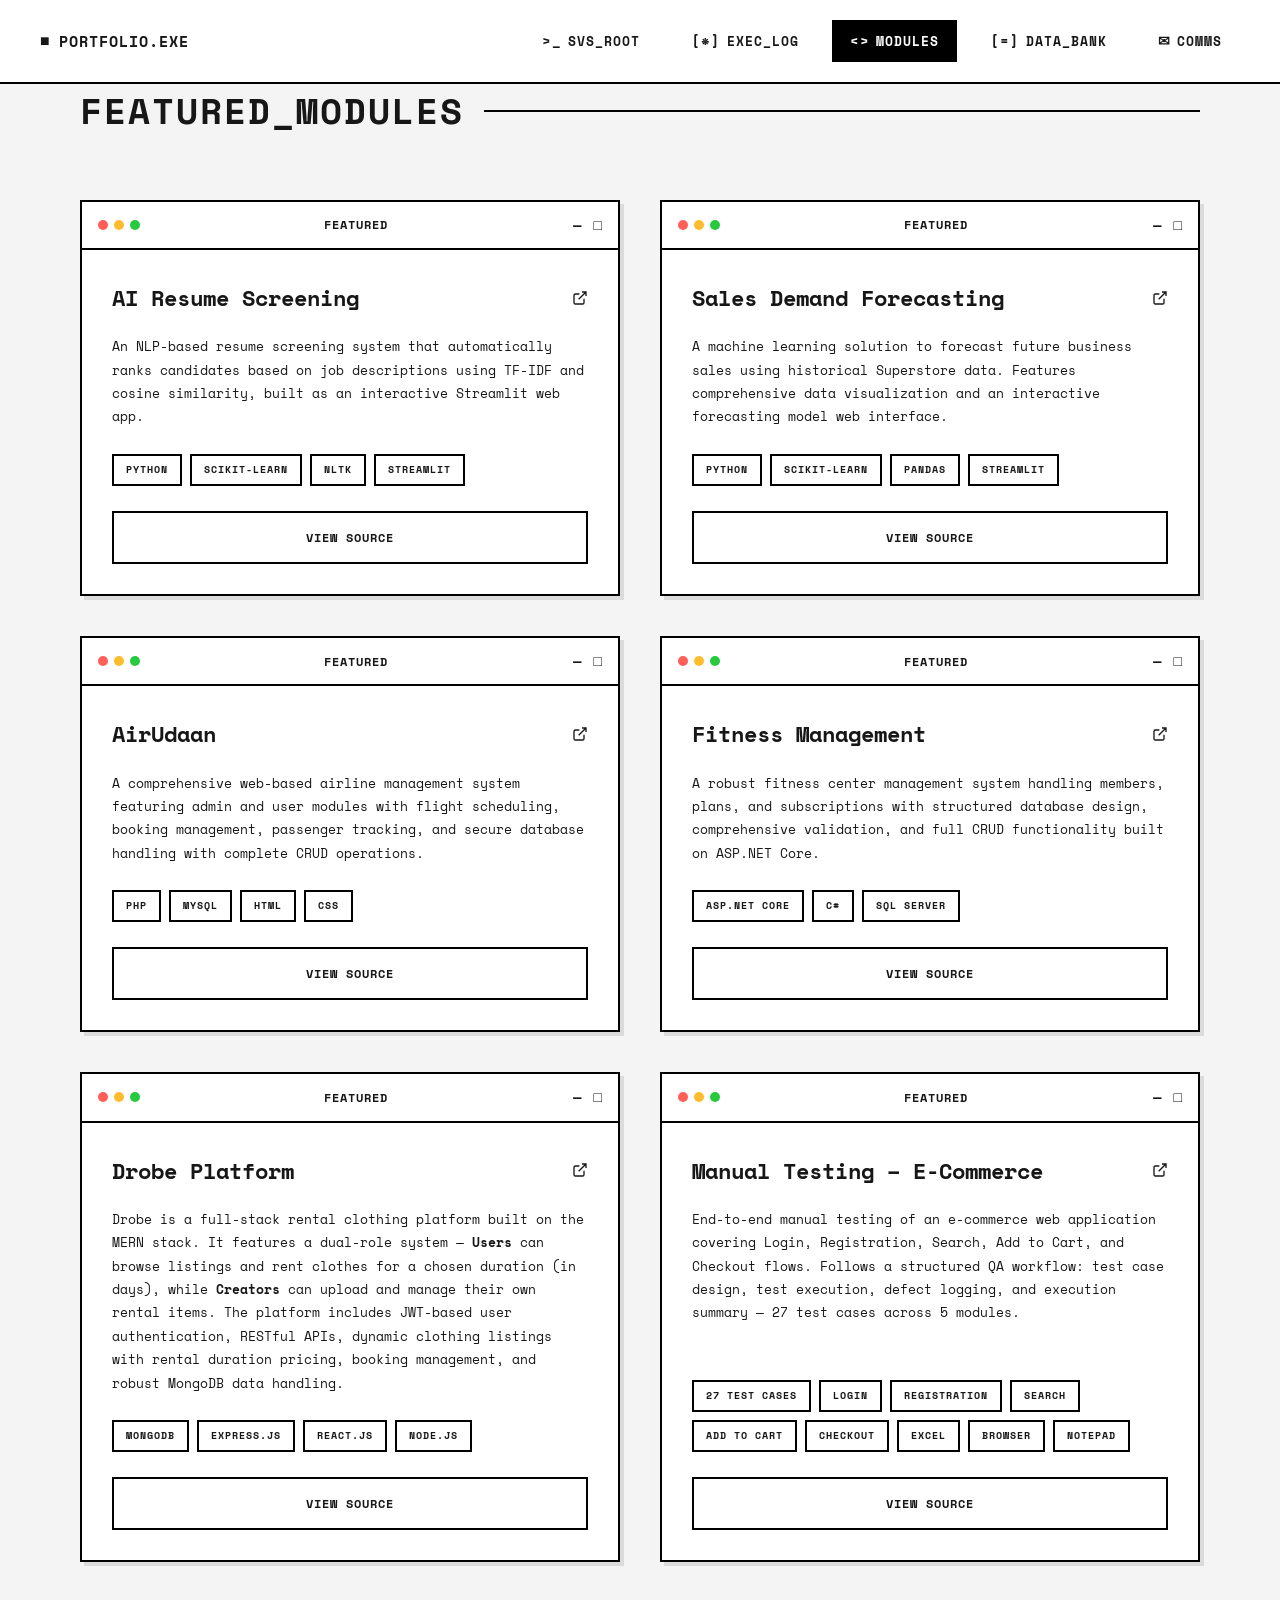
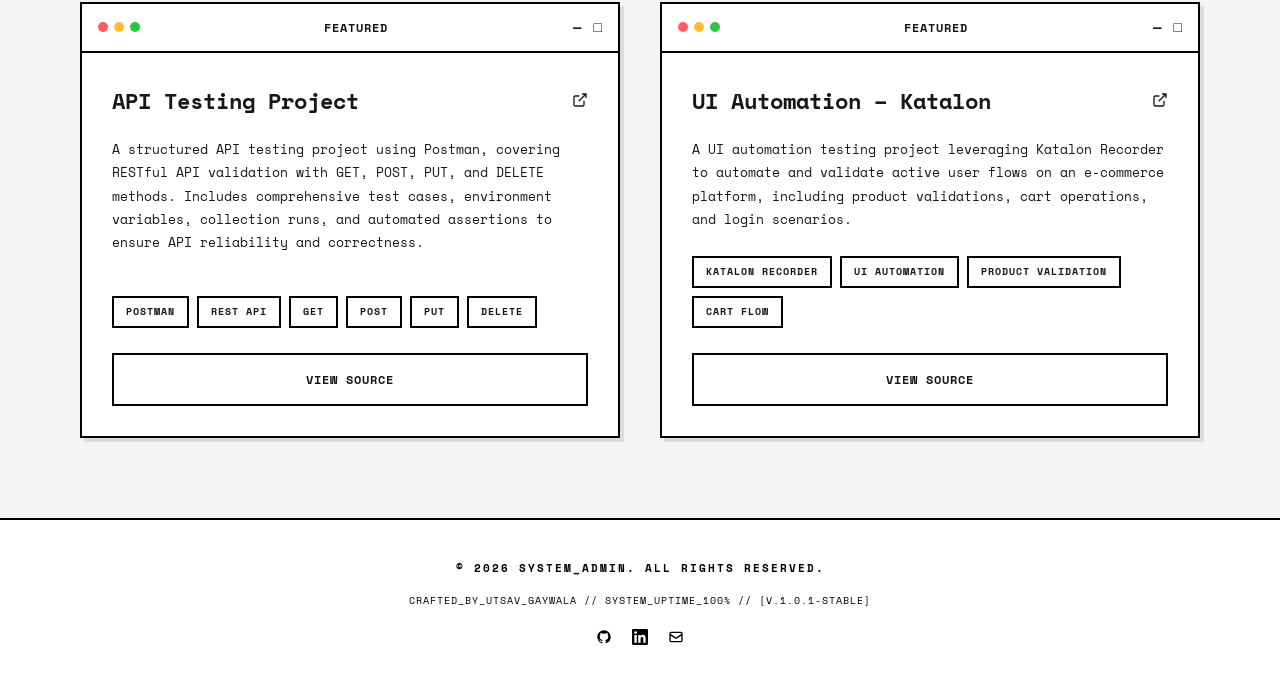
<file: modules.html>
<!DOCTYPE html>
<html lang="en">

<head>
    <meta charset="UTF-8" />
    <meta name="viewport" content="width=device-width, initial-scale=1.0" />
    <title>Modules | Utsav Gaywala</title>
    <link rel="icon"
        href="data:image/svg+xml,<svg xmlns=%22http://www.w3.org/2000/svg%22 viewBox=%220 0 100 100%22><rect width=%22100%22 height=%22100%22 fill=%22black%22/></svg>">
    <link rel="preconnect" href="https://fonts.googleapis.com">
    <link rel="preconnect" href="https://fonts.gstatic.com" crossorigin>
    <link href="https://fonts.googleapis.com/css2?family=Space+Mono:ital,wght@0,400;0,700;1,400&display=swap"
        rel="stylesheet">
    <link rel="stylesheet" href="styles.css">
</head>

<body>
    <!-- Navigation -->
    <header class="header">
        <nav class="nav">
            <a href="index.html" class="logo">
                <span class="logo-icon">■</span>
                <span class="logo-text">PORTFOLIO.EXE</span>
            </a>
            <div class="nav-menu">
                <a href="index.html" class="nav-link">
                    <span class="nav-icon">&gt;_</span>
                    <span class="nav-text">SVS_ROOT</span>
                </a>
                <a href="execution_log.html" class="nav-link">
                    <span class="nav-icon">[*]</span>
                    <span class="nav-text">EXEC_LOG</span>
                </a>
                <a href="modules.html" class="nav-link active">
                    <span class="nav-icon">&lt;&gt;</span>
                    <span class="nav-text">MODULES</span>
                </a>
                <a href="databank.html" class="nav-link">
                    <span class="nav-icon">[=]</span>
                    <span class="nav-text">DATA_BANK</span>
                </a>
                <a href="contact.html" class="nav-link">
                    <span class="nav-icon">✉</span>
                    <span class="nav-text">COMMS</span>
                </a>
            </div>
            <button class="mobile-toggle" aria-label="Toggle menu">
                <span></span>
                <span></span>
                <span></span>
            </button>
        </nav>
    </header>

    <!-- Projects Section -->
    <main>
        <section class="projects-section">
            <div class="container">
                <div class="page-header-block">
                    <h2 class="page-title">FEATURED_MODULES</h2>
                    <div class="page-title-line"></div>
                </div>
                <div class="featured-grid">
                    <!-- Latest Project 1 -->
                    <div class="featured-card">
                        <div class="window-header">
                            <div class="window-dots">
                                <span></span>
                                <span></span>
                                <span></span>
                            </div>
                            <div class="window-title">FEATURED</div>
                            <div class="window-controls">
                                <span>—</span>
                                <span>□</span>
                            </div>
                        </div>
                        <div class="featured-content">
                            <div class="featured-header">
                                <h3 class="featured-name">AI Resume Screening</h3>
                                <a href="https://github.com/utsavgaywala/Future-Interns-ML02-resume-candidate-screening" target="_blank"
                                    rel="noopener noreferrer" class="external-link">
                                    <svg width="16" height="16" viewBox="0 0 24 24" fill="none" stroke="currentColor"
                                        stroke-width="2">
                                        <path
                                            d="M18 13v6a2 2 0 0 1-2 2H5a2 2 0 0 1-2-2V8a2 2 0 0 1 2-2h6M15 3h6v6M10 14L21 3" />
                                    </svg>
                                </a>
                            </div>
                            <p class="featured-desc">An NLP-based resume screening system that automatically ranks candidates based on job descriptions using TF-IDF and cosine similarity, built as an interactive Streamlit web app.</p>
                            <div class="featured-tags">
                                <span>Python</span>
                                <span>Scikit-learn</span>
                                <span>NLTK</span>
                                <span>Streamlit</span>
                            </div>
                            <a href="https://github.com/utsavgaywala/Future-Interns-ML02-resume-candidate-screening" target="_blank"
                                rel="noopener noreferrer" class="view-source-btn">VIEW SOURCE</a>
                        </div>
                    </div>

                    <!-- Latest Project 2 -->
                    <div class="featured-card">
                        <div class="window-header">
                            <div class="window-dots">
                                <span></span>
                                <span></span>
                                <span></span>
                            </div>
                            <div class="window-title">FEATURED</div>
                            <div class="window-controls">
                                <span>—</span>
                                <span>□</span>
                            </div>
                        </div>
                        <div class="featured-content">
                            <div class="featured-header">
                                <h3 class="featured-name">Sales Demand Forecasting</h3>
                                <a href="https://github.com/utsavgaywala/Future-Interns-ML02-sales-demand-forecasting" target="_blank"
                                    rel="noopener noreferrer" class="external-link">
                                    <svg width="16" height="16" viewBox="0 0 24 24" fill="none" stroke="currentColor"
                                        stroke-width="2">
                                        <path
                                            d="M18 13v6a2 2 0 0 1-2 2H5a2 2 0 0 1-2-2V8a2 2 0 0 1 2-2h6M15 3h6v6M10 14L21 3" />
                                    </svg>
                                </a>
                            </div>
                            <p class="featured-desc">A machine learning solution to forecast future business sales using historical Superstore data. Features comprehensive data visualization and an interactive forecasting model web interface.</p>
                            <div class="featured-tags">
                                <span>Python</span>
                                <span>Scikit-learn</span>
                                <span>Pandas</span>
                                <span>Streamlit</span>
                            </div>
                            <a href="https://github.com/utsavgaywala/Future-Interns-ML02-sales-demand-forecasting" target="_blank"
                                rel="noopener noreferrer" class="view-source-btn">VIEW SOURCE</a>
                        </div>
                    </div>
                    <!-- Project 1 -->
                    <div class="featured-card">
                        <div class="window-header">
                            <div class="window-dots">
                                <span></span>
                                <span></span>
                                <span></span>
                            </div>
                            <div class="window-title">FEATURED</div>
                            <div class="window-controls">
                                <span>—</span>
                                <span>□</span>
                            </div>
                        </div>
                        <div class="featured-content">
                            <div class="featured-header">
                                <h3 class="featured-name">AirUdaan</h3>
                                <a href="https://github.com/utsavgaywala" target="_blank" rel="noopener noreferrer"
                                    class="external-link">
                                    <svg width="16" height="16" viewBox="0 0 24 24" fill="none" stroke="currentColor"
                                        stroke-width="2">
                                        <path
                                            d="M18 13v6a2 2 0 0 1-2 2H5a2 2 0 0 1-2-2V8a2 2 0 0 1 2-2h6M15 3h6v6M10 14L21 3" />
                                    </svg>
                                </a>
                            </div>
                            <p class="featured-desc">A comprehensive web-based airline management system featuring admin
                                and user modules with flight scheduling, booking management, passenger tracking, and
                                secure database handling with complete CRUD operations.</p>
                            <div class="featured-tags">
                                <span>PHP</span>
                                <span>MySQL</span>
                                <span>HTML</span>
                                <span>CSS</span>
                            </div>
                            <a href="https://github.com/utsavgaywala" target="_blank" rel="noopener noreferrer"
                                class="view-source-btn">VIEW SOURCE</a>
                        </div>
                    </div>

                    <!-- Project 2 -->
                    <div class="featured-card">
                        <div class="window-header">
                            <div class="window-dots">
                                <span></span>
                                <span></span>
                                <span></span>
                            </div>
                            <div class="window-title">FEATURED</div>
                            <div class="window-controls">
                                <span>—</span>
                                <span>□</span>
                            </div>
                        </div>
                        <div class="featured-content">
                            <div class="featured-header">
                                <h3 class="featured-name">Fitness Management</h3>
                                <a href="https://github.com/utsavgaywala" target="_blank" rel="noopener noreferrer"
                                    class="external-link">
                                    <svg width="16" height="16" viewBox="0 0 24 24" fill="none" stroke="currentColor"
                                        stroke-width="2">
                                        <path
                                            d="M18 13v6a2 2 0 0 1-2 2H5a2 2 0 0 1-2-2V8a2 2 0 0 1 2-2h6M15 3h6v6M10 14L21 3" />
                                    </svg>
                                </a>
                            </div>
                            <p class="featured-desc">A robust fitness center management system handling members, plans,
                                and subscriptions with structured database design, comprehensive validation, and full
                                CRUD functionality built on ASP.NET Core.</p>
                            <div class="featured-tags">
                                <span>ASP.NET Core</span>
                                <span>C#</span>
                                <span>SQL Server</span>
                            </div>
                            <a href="https://github.com/utsavgaywala" target="_blank" rel="noopener noreferrer"
                                class="view-source-btn">VIEW SOURCE</a>
                        </div>
                    </div>

                    <!-- Project 3 -->
                    <div class="featured-card">
                        <div class="window-header">
                            <div class="window-dots">
                                <span></span>
                                <span></span>
                                <span></span>
                            </div>
                            <div class="window-title">FEATURED</div>
                            <div class="window-controls">
                                <span>—</span>
                                <span>□</span>
                            </div>
                        </div>
                        <div class="featured-content">
                            <div class="featured-header">
                                <h3 class="featured-name">Drobe Platform</h3>
                                <a href="https://github.com/utsavgaywala/FullStack-Drobe-A-Rental-Clothing-Platform"
                                    target="_blank" rel="noopener noreferrer" class="external-link">
                                    <svg width="16" height="16" viewBox="0 0 24 24" fill="none" stroke="currentColor"
                                        stroke-width="2">
                                        <path
                                            d="M18 13v6a2 2 0 0 1-2 2H5a2 2 0 0 1-2-2V8a2 2 0 0 1 2-2h6M15 3h6v6M10 14L21 3" />
                                    </svg>
                                </a>
                            </div>
                            <p class="featured-desc">Drobe is a full-stack rental clothing platform built on the MERN
                                stack. It features a dual-role system — <strong>Users</strong> can browse listings and
                                rent clothes for a chosen duration (in days), while <strong>Creators</strong> can upload
                                and manage their own rental items. The platform includes JWT-based user authentication,
                                RESTful APIs, dynamic clothing listings with rental duration pricing, booking
                                management, and robust MongoDB data handling.</p>
                            <div class="featured-tags">
                                <span>MongoDB</span>
                                <span>Express.js</span>
                                <span>React.js</span>
                                <span>Node.js</span>
                            </div>
                            <a href="https://github.com/utsavgaywala/FullStack-Drobe-A-Rental-Clothing-Platform"
                                target="_blank" rel="noopener noreferrer" class="view-source-btn">VIEW SOURCE</a>
                        </div>
                    </div>
                    <!-- Project 4 -->
                    <div class="featured-card">
                        <div class="window-header">
                            <div class="window-dots">
                                <span></span>
                                <span></span>
                                <span></span>
                            </div>
                            <div class="window-title">FEATURED</div>
                            <div class="window-controls">
                                <span>—</span>
                                <span>□</span>
                            </div>
                        </div>
                        <div class="featured-content">
                            <div class="featured-header">
                                <h3 class="featured-name">Manual Testing – E-Commerce</h3>
                                <a href="https://github.com/utsavgaywala/Manual-Testing-Ecommerce-Project"
                                    target="_blank" rel="noopener noreferrer" class="external-link">
                                    <svg width="16" height="16" viewBox="0 0 24 24" fill="none" stroke="currentColor"
                                        stroke-width="2">
                                        <path
                                            d="M18 13v6a2 2 0 0 1-2 2H5a2 2 0 0 1-2-2V8a2 2 0 0 1 2-2h6M15 3h6v6M10 14L21 3" />
                                    </svg>
                                </a>
                            </div>
                            <p class="featured-desc">End-to-end manual testing of an e-commerce web application
                                covering Login, Registration, Search, Add to Cart, and Checkout flows. Follows a
                                structured QA workflow: test case design, test execution, defect logging, and
                                execution summary — 27 test cases across 5 modules.</p>
                            <div class="featured-tags">
                                <span>27 Test Cases</span>
                                <span>Login</span>
                                <span>Registration</span>
                                <span>Search</span>
                                <span>Add to Cart</span>
                                <span>Checkout</span>
                                <span>Excel</span>
                                <span>Browser</span>
                                <span>Notepad</span>
                            </div>
                            <a href="https://github.com/utsavgaywala/Manual-Testing-Ecommerce-Project" target="_blank"
                                rel="noopener noreferrer" class="view-source-btn">VIEW SOURCE</a>
                        </div>
                    </div>
                    <!-- Project 5 -->
                    <div class="featured-card">
                        <div class="window-header">
                            <div class="window-dots">
                                <span></span>
                                <span></span>
                                <span></span>
                            </div>
                            <div class="window-title">FEATURED</div>
                            <div class="window-controls">
                                <span>—</span>
                                <span>□</span>
                            </div>
                        </div>
                        <div class="featured-content">
                            <div class="featured-header">
                                <h3 class="featured-name">API Testing Project</h3>
                                <a href="https://github.com/utsavgaywala/API-Testing-Project" target="_blank"
                                    rel="noopener noreferrer" class="external-link">
                                    <svg width="16" height="16" viewBox="0 0 24 24" fill="none" stroke="currentColor"
                                        stroke-width="2">
                                        <path
                                            d="M18 13v6a2 2 0 0 1-2 2H5a2 2 0 0 1-2-2V8a2 2 0 0 1 2-2h6M15 3h6v6M10 14L21 3" />
                                    </svg>
                                </a>
                            </div>
                            <p class="featured-desc">A structured API testing project using Postman, covering RESTful
                                API validation with GET, POST, PUT, and DELETE methods. Includes comprehensive test
                                cases, environment variables, collection runs, and automated assertions to ensure
                                API reliability and correctness.</p>
                            <div class="featured-tags">
                                <span>Postman</span>
                                <span>REST API</span>
                                <span>GET</span>
                                <span>POST</span>
                                <span>PUT</span>
                                <span>DELETE</span>
                            </div>
                            <a href="https://github.com/utsavgaywala/API-Testing-Project" target="_blank"
                                rel="noopener noreferrer" class="view-source-btn">VIEW SOURCE</a>
                        </div>
                    </div>

                    <!-- Project 6 -->
                    <div class="featured-card">
                        <div class="window-header">
                            <div class="window-dots">
                                <span></span>
                                <span></span>
                                <span></span>
                            </div>
                            <div class="window-title">FEATURED</div>
                            <div class="window-controls">
                                <span>—</span>
                                <span>□</span>
                            </div>
                        </div>
                        <div class="featured-content">
                            <div class="featured-header">
                                <h3 class="featured-name">UI Automation – Katalon</h3>
                                <a href="https://github.com/utsavgaywala/UI-Automation-Katalon-Project" target="_blank"
                                    rel="noopener noreferrer" class="external-link">
                                    <svg width="16" height="16" viewBox="0 0 24 24" fill="none" stroke="currentColor"
                                        stroke-width="2">
                                        <path
                                            d="M18 13v6a2 2 0 0 1-2 2H5a2 2 0 0 1-2-2V8a2 2 0 0 1 2-2h6M15 3h6v6M10 14L21 3" />
                                    </svg>
                                </a>
                            </div>
                            <p class="featured-desc">A UI automation testing project leveraging Katalon Recorder to
                                automate and validate active user flows on an e-commerce platform, including product
                                validations, cart operations, and login scenarios.</p>
                            <div class="featured-tags">
                                <span>Katalon Recorder</span>
                                <span>UI Automation</span>
                                <span>Product Validation</span>
                                <span>Cart Flow</span>
                            </div>
                            <a href="https://github.com/utsavgaywala/UI-Automation-Katalon-Project" target="_blank"
                                rel="noopener noreferrer" class="view-source-btn">VIEW SOURCE</a>
                        </div>
                    </div>

                </div>
            </div>
        </section>
    </main>

    <!-- Footer -->
    <footer class="footer">
        <div class="container">
            <div class="footer-content">
                <p class="footer-copyright">© 2026 SYSTEM_ADMIN. ALL RIGHTS RESERVED.</p>
                <p class="footer-info">
                    CRAFTED_BY_UTSAV_GAYWALA // SYSTEM_UPTIME_100% // [V.1.0.1-STABLE]
                </p>
                <div class="footer-social">
                    <a href="https://github.com/utsavgaywala" target="_blank" rel="noopener noreferrer"
                        aria-label="GitHub">
                        <svg width="16" height="16" viewBox="0 0 24 24" fill="currentColor">
                            <path
                                d="M12 2C6.477 2 2 6.484 2 12.017c0 4.425 2.865 8.18 6.839 9.504.5.092.682-.217.682-.483 0-.237-.008-.868-.013-1.703-2.782.605-3.369-1.343-3.369-1.343-.454-1.158-1.11-1.466-1.11-1.466-.908-.62.069-.608.069-.608 1.003.07 1.531 1.032 1.531 1.032.892 1.53 2.341 1.088 2.91.832.092-.647.35-1.088.636-1.338-2.22-.253-4.555-1.113-4.555-4.951 0-1.093.39-1.988 1.029-2.688-.103-.253-.446-1.272.098-2.65 0 0 .84-.27 2.75 1.026A9.564 9.564 0 0112 6.844c.85.004 1.705.115 2.504.337 1.909-1.296 2.747-1.027 2.747-1.027.546 1.379.202 2.398.1 2.651.64.7 1.028 1.595 1.028 2.688 0 3.848-2.339 4.695-4.566 4.943.359.309.678.92.678 1.855 0 1.338-.012 2.419-.012 2.747 0 .268.18.58.688.482A10.019 10.019 0 0022 12.017C22 6.484 17.522 2 12 2z" />
                        </svg>
                    </a>
                    <a href="https://linkedin.com/in/utsavgaywala" target="_blank" rel="noopener noreferrer"
                        aria-label="LinkedIn">
                        <svg width="16" height="16" viewBox="0 0 24 24" fill="currentColor">
                            <path
                                d="M20.447 20.452h-3.554v-5.569c0-1.328-.027-3.037-1.852-3.037-1.853 0-2.136 1.445-2.136 2.939v5.667H9.351V9h3.414v1.561h.046c.477-.9 1.637-1.85 3.37-1.85 3.601 0 4.267 2.37 4.267 5.455v6.286zM5.337 7.433c-1.144 0-2.063-.926-2.063-2.065 0-1.138.92-2.063 2.063-2.063 1.14 0 2.064.925 2.064 2.063 0 1.139-.925 2.065-2.064 2.065zm1.782 13.019H3.555V9h3.564v11.452zM22.225 0H1.771C.792 0 0 .774 0 1.729v20.542C0 23.227.792 24 1.771 24h20.451C23.2 24 24 23.227 24 22.271V1.729C24 .774 23.2 0 22.222 0h.003z" />
                        </svg>
                    </a>
                    <a href="https://mail.google.com/mail/?view=cm&fs=1&to=utsavgaywala.work@gmail.com" target="_blank"
                        rel="noopener noreferrer" aria-label="Email">
                        <svg width="16" height="16" viewBox="0 0 24 24" fill="none" stroke="currentColor"
                            stroke-width="2">
                            <path
                                d="M3 8l7.89 5.26a2 2 0 002.22 0L21 8M5 19h14a2 2 0 002-2V7a2 2 0 00-2-2H5a2 2 0 00-2 2v10a2 2 0 002 2z" />
                        </svg>
                    </a>
                </div>
            </div>
        </div>
    </footer>

    <script src="script.js"></script>
</body>

</html>
</file>
<file: styles.css>
/* ===================================
   RESET & VARIABLES
   =================================== */
* {
    margin: 0;
    padding: 0;
    box-sizing: border-box;
}

:root {
    --bg: #ffffff;
    --surface: #f4f4f5;
    --border: #000000;
    --text: #171717;
    --muted: #525252;
}

html {
    scroll-behavior: smooth;
}

body {
    font-family: 'Space Mono', monospace;
    background-color: var(--bg);
    color: var(--text);
    line-height: 1.6;
    overflow-x: hidden;
}

/* ===================================
   SCROLLBAR
   =================================== */
::-webkit-scrollbar {
    width: 10px;
}

::-webkit-scrollbar-track {
    background: #e5e5e5;
    border-left: 1px solid var(--border);
}

::-webkit-scrollbar-thumb {
    background: var(--border);
    border: 1px solid #fff;
}

::-webkit-scrollbar-thumb:hover {
    background: #333;
}

/* ===================================
   HEADER & NAVIGATION
   =================================== */
.header {
    position: fixed;
    top: 0;
    left: 0;
    right: 0;
    background: var(--bg);
    border-bottom: 2px solid var(--border);
    z-index: 1000;
}

.nav {
    display: flex;
    justify-content: space-between;
    align-items: center;
    padding: 20px 40px;
    max-width: 1400px;
    margin: 0 auto;
}

.logo {
    font-size: 15px;
    font-weight: 700;
    letter-spacing: 1px;
    color: var(--text);
    text-decoration: none;
    display: flex;
    align-items: center;
    gap: 8px;
    transition: transform 0.3s ease;
}

.logo-icon {
    font-size: 16px;
}

.logo:hover {
    transform: translateX(5px);
}

.nav-menu {
    display: flex;
    gap: 15px;
}

.nav-link {
    font-size: 13px;
    font-weight: 700;
    letter-spacing: 1px;
    color: var(--text);
    text-decoration: none;
    display: flex;
    align-items: center;
    gap: 6px;
    padding: 8px 16px;
    border: 2px solid transparent;
    transition: all 0.3s ease;
}

.nav-link:hover {
    border: 2px solid var(--border);
}

.nav-link.active {
    background: var(--border);
    color: #ffffff;
    border: 2px solid var(--border);
}

.nav-icon {
    font-size: 14px;
}

.nav-text {
    font-size: 13px;
}

.mobile-toggle {
    display: none;
    flex-direction: column;
    gap: 5px;
    background: none;
    border: none;
    cursor: pointer;
    padding: 5px;
}

.mobile-toggle span {
    width: 25px;
    height: 2px;
    background: var(--border);
    transition: all 0.3s ease;
}

.mobile-toggle.active span:nth-child(1) {
    transform: rotate(45deg) translate(7px, 7px);
}

.mobile-toggle.active span:nth-child(2) {
    opacity: 0;
}

.mobile-toggle.active span:nth-child(3) {
    transform: rotate(-45deg) translate(7px, -7px);
}

@media (max-width: 1024px) {
    .mobile-toggle {
        display: flex;
    }

    .nav-menu {
        position: fixed;
        top: 64px;
        left: 0;
        right: 0;
        background: var(--bg);
        border-bottom: 2px solid var(--border);
        flex-direction: column;
        padding: 20px 40px;
        gap: 20px;
        transform: translateY(-100%);
        opacity: 0;
        pointer-events: none;
        transition: all 0.3s ease;
        z-index: 999;
    }

    .nav-menu.active {
        transform: translateY(0);
        opacity: 1;
        pointer-events: all;
    }

    .nav-link {
        display: block;
        padding: 10px 0;
        border-bottom: 1px solid #e5e5e5;
    }

    .nav-link:last-child {
        border-bottom: none;
    }

    .windows-grid {
        grid-template-columns: 1fr;
        gap: 30px;
    }

    .skill-grid {
        grid-template-columns: repeat(auto-fill, minmax(100px, 1fr));
    }

    .featured-grid {
        grid-template-columns: 1fr;
    }
}

/* ===================================
   CONTAINER
   =================================== */
.container {
    max-width: 1200px;
    margin: 0 auto;
    padding: 0 40px;
}

/* ===================================
   HERO SECTION
   =================================== */
.hero {
    min-height: 100vh;
    display: flex;
    flex-direction: column;
    justify-content: center;
    align-items: flex-start;
    padding: 120px 0 60px;
    position: relative;
}

.status-badge {
    display: inline-block;
    padding: 8px 16px;
    border: 2px solid var(--border);
    font-size: 11px;
    font-weight: 700;
    letter-spacing: 2px;
    margin-bottom: 40px;
}

.hero-title {
    font-size: clamp(40px, 8vw, 72px);
    font-weight: 400;
    letter-spacing: 0px;
    line-height: 1.2;
    margin-bottom: 20px;
}

.name-highlight {
    font-weight: 700;
    text-decoration: underline;
    text-decoration-thickness: 3px;
    text-underline-offset: 8px;
    cursor: pointer;
    transition: all 0.3s ease;
}

.name-highlight:hover {
    animation: glitch 0.3s cubic-bezier(0.25, 0.46, 0.45, 0.94) both infinite;
}

.hero-role {
    font-size: clamp(18px, 2.5vw, 24px);
    font-weight: 400;
    letter-spacing: 0px;
    margin-bottom: 10px;
    color: var(--text);
}

.hero-tagline {
    font-size: clamp(14px, 1.5vw, 16px);
    font-weight: 400;
    letter-spacing: 0px;
    color: var(--muted);
    margin-bottom: 40px;
}

.hero-buttons {
    display: flex;
    gap: 20px;
    flex-wrap: wrap;
}

.btn {
    padding: 15px 30px;
    font-family: 'Space Mono', monospace;
    font-size: 12px;
    font-weight: 700;
    letter-spacing: 1px;
    text-decoration: none;
    border: 2px solid var(--border);
    cursor: pointer;
    transition: all 0.3s ease;
    display: inline-block;
}

.btn-primary {
    background: var(--border);
    color: #ffffff;
}

.btn-primary:hover {
    background: #000000;
    color: #ffffff;
    border-color: #000000;
}

.btn-secondary {
    background: #ffffff;
    color: var(--border);
}

.btn-secondary:hover {
    background: #000000;
    color: #ffffff;
    border-color: #000000;
}

/* ===================================
   WINDOW SECTIONS
   =================================== */
.content-section {
    padding: 80px 0;
    background: var(--surface);
}

.windows-grid {
    display: grid;
    grid-template-columns: repeat(2, 1fr);
    gap: 40px;
}

.window {
    background: #ffffff;
    border: 2px solid var(--border);
    box-shadow: 4px 4px 0 rgba(0, 0, 0, 0.1);
    cursor: pointer;
    transition: all 0.3s ease;
}

.window:hover {
    border-color: #000000;
    box-shadow: 6px 6px 0 rgba(0, 0, 0, 0.2);
    transform: translateY(-2px);
}

.window-header {
    display: flex;
    align-items: center;
    justify-content: space-between;
    padding: 12px 16px;
    border-bottom: 2px solid var(--border);
    background: #ffffff;
}

.window-dots {
    display: flex;
    gap: 6px;
}

.window-dots span {
    width: 10px;
    height: 10px;
    border-radius: 50%;
    background: var(--muted);
}

.window-dots span:nth-child(1) {
    background: #ff5f56;
}

.window-dots span:nth-child(2) {
    background: #ffbd2e;
}

.window-dots span:nth-child(3) {
    background: #27c93f;
}

.window-title {
    font-size: 12px;
    font-weight: 700;
    letter-spacing: 1px;
    text-align: center;
    flex: 1;
}

.window-controls {
    display: flex;
    gap: 12px;
    font-size: 14px;
    font-weight: 700;
}

.window-controls span {
    cursor: pointer;
}

.window-content {
    padding: 30px;
    font-size: 14px;
    line-height: 1.8;
    color: var(--text);
}

.window-content p {
    margin-bottom: 20px;
}

.window-content p:last-of-type {
    margin-bottom: 30px;
}

/* Social Icons in About Window */
.social-icons {
    display: flex;
    gap: 20px;
}

.social-icons a {
    color: var(--text);
    transition: all 0.3s ease;
}

.social-icons a:hover {
    transform: translateY(-2px);
    color: var(--border);
}

/* Skill Grid in Skills Window */
.skill-grid {
    display: grid;
    grid-template-columns: repeat(auto-fill, minmax(120px, 1fr));
    gap: 12px;
}

.skill-tag {
    padding: 10px 16px;
    font-size: 12px;
    font-weight: 700;
    letter-spacing: 0.5px;
    text-align: center;
    border: 2px solid var(--border);
    background: #ffffff;
    transition: all 0.3s ease;
    cursor: default;
}

.skill-tag:hover {
    background: var(--border);
    color: #ffffff;
}

/* ===================================
   FEATURED PROJECTS SECTION
   =================================== */
.projects-section {
    padding: 80px 0;
    background: var(--surface);
    border-top: 2px solid var(--border);
}

.section-header {
    font-size: clamp(24px, 4vw, 36px);
    font-weight: 700;
    letter-spacing: 2px;
    margin-bottom: 60px;
    text-align: center;
    position: relative;
    cursor: pointer;
    transition: all 0.3s ease;
}

.section-header:hover {
    animation: glitch 0.3s cubic-bezier(0.25, 0.46, 0.45, 0.94) both infinite;
}

@keyframes glitch {

    0%,
    100% {
        transform: translate(0);
        text-shadow:
            -2px 0 #ff00ff,
            2px 0 #00ffff,
            0 0 rgba(0, 0, 0, 0);
    }

    20% {
        transform: translate(-3px, 3px);
        text-shadow:
            2px -2px #ff00ff,
            -2px 2px #00ffff,
            0 0 rgba(0, 0, 0, 0.3);
    }

    40% {
        transform: translate(-3px, -3px) skewX(2deg);
        text-shadow:
            -2px 2px #ff00ff,
            2px -2px #00ffff,
            0 0 rgba(0, 0, 0, 0.3);
    }

    60% {
        transform: translate(3px, 3px) skewX(-2deg);
        text-shadow:
            -2px -2px #ff00ff,
            2px 2px #00ffff,
            0 0 rgba(0, 0, 0, 0.3);
    }

    80% {
        transform: translate(3px, -3px);
        text-shadow:
            2px 2px #ff00ff,
            -2px -2px #00ffff,
            0 0 rgba(0, 0, 0, 0.3);
    }
}

.featured-grid {
    display: grid;
    grid-template-columns: repeat(2, 1fr);
    gap: 40px;
    align-items: stretch;
}

.featured-card {
    background: #ffffff;
    border: 2px solid var(--border);
    box-shadow: 4px 4px 0 rgba(0, 0, 0, 0.1);
    display: flex;
    flex-direction: column;
    cursor: pointer;
    transition: all 0.3s ease;
}

.featured-card:hover {
    border-color: #000000;
    box-shadow: 6px 6px 0 rgba(0, 0, 0, 0.2);
    transform: translateY(-2px);
}

.featured-content {
    padding: 30px;
    display: flex;
    flex-direction: column;
    flex: 1;
}

.featured-header {
    display: flex;
    align-items: center;
    justify-content: space-between;
    margin-bottom: 20px;
}

.featured-name {
    font-size: 22px;
    font-weight: 700;
    letter-spacing: 0px;
}

.external-link {
    color: var(--text);
    transition: all 0.3s ease;
    display: flex;
    align-items: center;
}

.external-link:hover {
    transform: translateY(-2px);
}

.featured-desc {
    font-size: 13px;
    line-height: 1.8;
    color: var(--text);
    margin-bottom: 25px;
    flex: 1;
}

.featured-tags {
    display: flex;
    flex-wrap: wrap;
    gap: 8px;
    margin-bottom: 25px;
}

.featured-tags span {
    padding: 6px 12px;
    font-size: 10px;
    font-weight: 700;
    letter-spacing: 1px;
    border: 2px solid var(--border);
    background: #ffffff;
    text-transform: uppercase;
}

.view-source-btn {
    width: 100%;
    padding: 15px;
    background: #ffffff;
    border: 2px solid var(--border);
    font-size: 12px;
    font-weight: 700;
    letter-spacing: 1px;
    text-align: center;
    text-decoration: none;
    color: var(--text);
    transition: all 0.3s ease;
    display: block;
}

.view-source-btn:hover {
    background: #000000;
    color: #ffffff;
    border-color: #000000;
}

/* ===================================
   FOOTER
   =================================== */
.footer {
    background: #ffffff;
    border-top: 2px solid var(--border);
    padding: 40px 0;
}

.footer-content {
    text-align: center;
}

.footer-copyright {
    font-size: 11px;
    font-weight: 700;
    letter-spacing: 2px;
    margin-bottom: 15px;
    color: #000000;
}

.footer-info {
    font-size: 10px;
    font-weight: 400;
    letter-spacing: 1px;
    margin-bottom: 20px;
    color: #000000;
}

.footer-social {
    display: flex;
    justify-content: center;
    gap: 20px;
}

.footer-social a {
    color: #000000;
    transition: all 0.3s ease;
    display: flex;
    align-items: center;
}

.footer-social a:hover {
    transform: translateY(-2px);
    color: #000000;
}

/* ===================================
   DATA BANK PAGE
   =================================== */
.databank-section {
    padding: 80px 0;
    background: #ffffff;
    min-height: 100vh;
}

.databank-title {
    font-size: clamp(24px, 4vw, 36px);
    font-weight: 700;
    letter-spacing: 2px;
    margin-bottom: 60px;
    text-align: center;
    position: relative;
    cursor: pointer;
    transition: all 0.3s ease;
}

.databank-title:hover {
    animation: glitch 0.3s cubic-bezier(0.25, 0.46, 0.45, 0.94) both infinite;
}

.databank-grid {
    display: grid;
    grid-template-columns: 1fr 1fr;
    gap: 60px;
}

.databank-column {
    display: flex;
    flex-direction: column;
    gap: 30px;
}

.databank-subtitle {
    font-size: 18px;
    font-weight: 700;
    letter-spacing: 2px;
    display: flex;
    align-items: center;
    gap: 10px;
    margin-bottom: 10px;
    cursor: pointer;
    transition: all 0.3s ease;
}

.databank-subtitle:hover {
    animation: glitch 0.3s cubic-bezier(0.25, 0.46, 0.45, 0.94) both infinite;
}

.subtitle-icon {
    font-size: 20px;
}

/* Education Cards */
.education-card {
    background: #ffffff;
    border: 2px solid var(--border);
    box-shadow: 4px 4px 0 rgba(0, 0, 0, 0.1);
    cursor: pointer;
    transition: all 0.3s ease;
}

.education-card:hover {
    border-color: #000000;
    box-shadow: 6px 6px 0 rgba(0, 0, 0, 0.2);
    transform: translateY(-2px);
}

.education-content {
    padding: 20px;
}

.education-name {
    font-size: 16px;
    font-weight: 700;
    letter-spacing: 0px;
    margin-bottom: 6px;
}

.education-degree {
    font-size: 13px;
    font-weight: 400;
    color: var(--text);
    margin-bottom: 6px;
}

.education-year {
    font-size: 12px;
    font-weight: 400;
    color: var(--muted);
    margin-bottom: 15px;
}

.education-details {
    margin-top: 15px;
    padding-top: 15px;
    border-top: 1px solid #e5e5e5;
}

.detail-label {
    font-size: 10px;
    font-weight: 700;
    letter-spacing: 1px;
    color: var(--muted);
    margin-bottom: 4px;
}

.detail-value {
    font-size: 14px;
    font-weight: 700;
    letter-spacing: 0px;
    color: var(--text);
}

/* Certificate Cards */
.certificate-card {
    padding: 25px;
    border: 2px solid var(--border);
    background: #ffffff;
    cursor: pointer;
    transition: all 0.3s ease;
}

.certificate-card:hover {
    border-color: #000000;
    box-shadow: 6px 6px 0 rgba(0, 0, 0, 0.2);
    transform: translateY(-2px);
}

.certificate-header {
    display: flex;
    align-items: flex-start;
    justify-content: space-between;
    gap: 15px;
    margin-bottom: 10px;
}

.certificate-name {
    font-size: 16px;
    font-weight: 700;
    letter-spacing: 0px;
    flex: 1;
}

.certificate-badge {
    padding: 4px 10px;
    font-size: 11px;
    font-weight: 700;
    letter-spacing: 1px;
    background: var(--border);
    color: #ffffff;
    white-space: nowrap;
}

.certificate-org {
    font-size: 13px;
    font-weight: 400;
    color: var(--muted);
}

/* Responsive for Data Bank */
@media (max-width: 1024px) {
    .databank-grid {
        grid-template-columns: 1fr;
        gap: 40px;
    }
}

/* ===================================
   CONTACT PAGE
   =================================== */
.contact-section {
    padding: 80px 0;
    background: #ffffff;
    min-height: 100vh;
    display: flex;
    align-items: center;
}

.contact-title {
    font-size: clamp(24px, 3vw, 32px);
    font-weight: 700;
    letter-spacing: 4px;
    margin-bottom: 40px;
    text-align: center;
    position: relative;
    cursor: pointer;
    transition: all 0.3s ease;
}

.contact-title:hover {
    animation: glitch 0.3s cubic-bezier(0.25, 0.46, 0.45, 0.94) both infinite;
}

.contact-window {
    max-width: 700px;
    margin: 0 auto;
    background: #ffffff;
    border: 2px solid var(--border);
    box-shadow: 4px 4px 0 rgba(0, 0, 0, 0.1);
    cursor: pointer;
    transition: all 0.3s ease;
}

.contact-window:hover {
    border-color: #000000;
    box-shadow: 6px 6px 0 rgba(0, 0, 0, 0.2);
    transform: translateY(-2px);
}

.contact-form-wrapper {
    padding: 40px;
}

.transmit-info {
    font-size: 13px;
    font-weight: 400;
    color: var(--muted);
    margin-bottom: 30px;
    text-align: center;
}

.email-highlight {
    font-weight: 700;
    color: var(--text);
    background: #f4f4f5;
    padding: 2px 8px;
}

.contact-form {
    display: flex;
    flex-direction: column;
    gap: 30px;
}

.form-row {
    display: grid;
    grid-template-columns: 1fr 1fr;
    gap: 30px;
}

.form-group {
    display: flex;
    flex-direction: column;
    gap: 10px;
}

.form-label {
    font-size: 11px;
    font-weight: 700;
    letter-spacing: 2px;
    color: var(--muted);
}

.form-input,
.form-textarea {
    width: 100%;
    padding: 15px;
    font-family: 'Space Mono', monospace;
    font-size: 14px;
    border: 2px solid var(--border);
    background: #f9f9f9;
    color: var(--text);
    transition: all 0.3s ease;
}

.form-input::placeholder,
.form-textarea::placeholder {
    color: #a0a0a0;
    font-style: italic;
}

.form-input:focus,
.form-textarea:focus {
    outline: none;
    background: #ffffff;
    border-color: var(--text);
}

.form-textarea {
    resize: vertical;
    min-height: 180px;
}

.submit-btn {
    width: 100%;
    padding: 18px;
    font-family: 'Space Mono', monospace;
    font-size: 13px;
    font-weight: 700;
    letter-spacing: 2px;
    background: var(--border);
    color: #ffffff;
    border: 2px solid var(--border);
    cursor: pointer;
    transition: all 0.3s ease;
}

.submit-btn:hover {
    background: #000000;
    color: #ffffff;
    border-color: #000000;
}

/* Contact Social Links */
.contact-social-section {
    margin-top: 40px;
    padding-top: 40px;
    border-top: 2px solid #e5e5e5;
}

.contact-social-label {
    font-size: 11px;
    font-weight: 700;
    letter-spacing: 2px;
    color: var(--muted);
    margin-bottom: 20px;
    text-align: center;
}

.contact-social-links {
    display: flex;
    justify-content: center;
    gap: 20px;
    flex-wrap: wrap;
}

.contact-social-link {
    display: flex;
    align-items: center;
    gap: 8px;
    padding: 12px 20px;
    border: 2px solid var(--border);
    background: #ffffff;
    color: var(--text);
    text-decoration: none;
    font-size: 13px;
    font-weight: 700;
    letter-spacing: 1px;
    transition: all 0.3s ease;
}

.contact-social-link:hover {
    background: var(--border);
    color: #ffffff;
    transform: translateY(-2px);
    box-shadow: 4px 4px 0 rgba(0, 0, 0, 0.1);
}

.contact-social-link svg {
    flex-shrink: 0;
}

/* Form Status Window (Window Style like About Me) */
.status-window {
    margin-bottom: 30px;
    background: #ffffff;
    border: 2px solid var(--border);
    box-shadow: 4px 4px 0 rgba(0, 0, 0, 0.1);
}

.status-window .window-content {
    padding: 30px;
}

.status-message {
    font-size: 14px;
    font-weight: 700;
    letter-spacing: 1px;
    line-height: 1.6;
    margin: 0;
}

.status-window.success .status-message {
    color: #15803d;
}

.status-window.error .status-message {
    color: #991b1b;
}

/* Form Social Icons Below Button */
.form-social-icons {
    display: flex;
    justify-content: center;
    align-items: center;
    gap: 50px;
    margin-top: 40px;
    padding-top: 30px;
    border-top: 2px solid #e5e5e5;
}

.form-social-link {
    display: flex;
    align-items: center;
    justify-content: center;
    width: 70px;
    height: 70px;
    text-decoration: none;
    color: var(--muted);
    border: 2px solid #e5e5e5;
    border-radius: 50%;
    background: #ffffff;
    transition: all 0.3s ease;
}

.form-social-link svg {
    width: 28px;
    height: 28px;
    flex-shrink: 0;
}

.form-social-link:hover {
    color: var(--text);
    border-color: var(--border);
    background: #f4f4f5;
    transform: translateY(-4px);
    box-shadow: 0 4px 12px rgba(0, 0, 0, 0.1);
}

.submit-btn:disabled {
    opacity: 0.7;
    cursor: not-allowed;
}

.submit-btn.loading .btn-text {
    display: none;
}

.submit-btn.loading .btn-loader {
    display: flex !important;
    align-items: center;
    justify-content: center;
    gap: 6px;
}

.btn-loader {
    display: none;
}

.loader-dot {
    width: 6px;
    height: 6px;
    background: #ffffff;
    border-radius: 50%;
    animation: dotPulse 1.4s infinite ease-in-out;
}

.loader-dot:nth-child(1) {
    animation-delay: -0.32s;
}

.loader-dot:nth-child(2) {
    animation-delay: -0.16s;
}

@keyframes dotPulse {

    0%,
    80%,
    100% {
        transform: scale(0.6);
        opacity: 0.5;
    }

    40% {
        transform: scale(1);
        opacity: 1;
    }
}


/* Responsive for Contact */
@media (max-width: 768px) {
    .contact-form-wrapper {
        padding: 30px;
    }

    .form-row {
        grid-template-columns: 1fr;
        gap: 20px;
    }

    .contact-social-links {
        flex-direction: column;
        gap: 15px;
    }

    .contact-social-link {
        justify-content: center;
    }

    .form-social-icons {
        gap: 35px;
    }

    .form-social-link {
        width: 60px;
        height: 60px;
    }

    .form-social-link svg {
        width: 24px;
        height: 24px;
    }
}

/* ===================================
   SECTIONS
   =================================== */
.section {
    padding: 120px 0;
    border-top: 2px solid var(--border);
}

.section-title {
    font-size: clamp(32px, 5vw, 48px);
    font-weight: 700;
    letter-spacing: 2px;
    margin-bottom: 60px;
}

/* ===================================
   ABOUT SECTION
   =================================== */
.about-content {
    max-width: 800px;
    margin-bottom: 80px;
}

.about-content p {
    font-size: 16px;
    line-height: 1.8;
    color: var(--muted);
    margin-bottom: 20px;
}

.skills-title {
    font-size: 20px;
    font-weight: 700;
    letter-spacing: 2px;
    margin-bottom: 40px;
}

.skills-grid {
    display: grid;
    grid-template-columns: repeat(auto-fit, minmax(200px, 1fr));
    gap: 40px;
}

.skill-category h4 {
    font-size: 12px;
    font-weight: 700;
    letter-spacing: 2px;
    margin-bottom: 15px;
}

.skill-category ul {
    list-style: none;
}

.skill-category li {
    font-size: 14px;
    color: var(--muted);
    margin-bottom: 8px;
    padding-left: 15px;
    position: relative;
}

.skill-category li::before {
    content: '▪';
    position: absolute;
    left: 0;
    color: var(--border);
}

/* ===================================
   WORK SECTION
   =================================== */
.work-section {
    background: var(--surface);
}

.projects {
    display: grid;
    gap: 80px;
}

.project {
    display: grid;
    grid-template-columns: 1fr 1fr;
    gap: 60px;
    align-items: center;
}

.project:nth-child(even) {
    direction: rtl;
}

.project:nth-child(even) .project-info {
    direction: ltr;
}

.project-image {
    width: 100%;
    aspect-ratio: 16/10;
    overflow: hidden;
    border: 2px solid var(--border);
}

.project-image img {
    width: 100%;
    height: 100%;
    object-fit: cover;
    filter: grayscale(100%);
    transition: all 0.5s ease;
}

.project:hover .project-image img {
    filter: grayscale(0%);
    transform: scale(1.05);
}

.project-title {
    font-size: 24px;
    font-weight: 700;
    letter-spacing: 2px;
    margin-bottom: 10px;
}

.project-role {
    font-size: 12px;
    font-weight: 700;
    letter-spacing: 1px;
    color: var(--muted);
    margin-bottom: 20px;
    text-transform: uppercase;
}

.project-description {
    font-size: 15px;
    line-height: 1.8;
    color: var(--muted);
    margin-bottom: 20px;
}

.project-tech {
    display: flex;
    flex-wrap: wrap;
    gap: 10px;
}

.project-tech span {
    padding: 6px 12px;
    font-size: 11px;
    font-weight: 700;
    letter-spacing: 1px;
    border: 2px solid var(--border);
    background: var(--bg);
}

/* ===================================
   CONTACT SECTION
   =================================== */
.contact-content {
    max-width: 800px;
}

.contact-text {
    font-size: 18px;
    line-height: 1.8;
    color: var(--muted);
    margin-bottom: 60px;
}

.contact-links {
    display: flex;
    flex-direction: column;
    gap: 20px;
}

.contact-link {
    display: flex;
    flex-direction: column;
    gap: 5px;
    padding: 30px;
    border: 2px solid var(--border);
    text-decoration: none;
    color: var(--text);
    transition: all 0.3s ease;
}

.contact-link:hover {
    transform: translateX(10px);
    background: var(--surface);
}

.contact-label {
    font-size: 11px;
    font-weight: 700;
    letter-spacing: 2px;
    color: var(--muted);
}

.contact-value {
    font-size: 18px;
    font-weight: 700;
    letter-spacing: 1px;
}

/* ===================================
   RESPONSIVE
   =================================== */
@media (max-width: 1024px) {
    .nav-menu {
        display: none;
    }

    .mobile-toggle {
        display: flex;
    }

    .project {
        grid-template-columns: 1fr;
        gap: 30px;
    }

    .project:nth-child(even) {
        direction: ltr;
    }

    .skills-grid {
        grid-template-columns: repeat(auto-fit, minmax(150px, 1fr));
        gap: 30px;
    }
}

@media (max-width: 768px) {
    .nav {
        padding: 15px 20px;
    }

    .container {
        padding: 0 20px;
    }

    .section {
        padding: 80px 0;
    }

    .hero {
        padding: 100px 0 60px;
    }

    .hero-title {
        font-size: 60px;
        letter-spacing: -1px;
    }

    .section-title {
        font-size: 32px;
        margin-bottom: 40px;
    }

    .scroll-down {
        left: 20px;
        bottom: 30px;
    }

    .about-content {
        margin-bottom: 60px;
    }

    .skills-grid {
        grid-template-columns: repeat(2, 1fr);
        gap: 30px;
    }

    .projects {
        gap: 60px;
    }
}

/* ===================================
   MOBILE RESPONSIVE (TABLETS)
   =================================== */
@media (max-width: 768px) {
    .container {
        padding: 0 20px;
    }

    .header {
        padding: 15px 0;
    }

    .hero {
        padding: 100px 0 40px;
        min-height: 80vh;
    }

    .hero-title {
        font-size: 36px;
        line-height: 1.3;
    }

    .hero-role {
        font-size: 18px;
    }

    .hero-tagline {
        font-size: 14px;
    }

    .hero-buttons {
        flex-direction: column;
        width: 100%;
        gap: 15px;
    }

    .btn {
        width: 100%;
        text-align: center;
        justify-content: center;
    }

    .content-section {
        padding: 60px 0;
    }

    .window {
        margin-bottom: 20px;
    }

    .window-content {
        padding: 25px;
    }

    .skill-grid {
        grid-template-columns: repeat(auto-fill, minmax(80px, 1fr));
        gap: 10px;
    }

    .skill-tag {
        padding: 8px 12px;
        font-size: 11px;
    }

    .social-icons {
        gap: 15px;
    }

    .section-header {
        font-size: 28px;
        margin-bottom: 30px;
    }

    .featured-grid {
        grid-template-columns: 1fr;
        gap: 30px;
    }

    .databank-grid {
        grid-template-columns: 1fr;
        gap: 40px;
    }

    .contact-window {
        margin: 0 10px;
    }

    .contact-form-wrapper {
        padding: 25px;
    }

    .form-row {
        grid-template-columns: 1fr;
        gap: 20px;
    }

    .submit-btn {
        width: 100%;
        padding: 16px;
    }

    .form-social-icons {
        gap: 30px;
    }

    .form-social-link {
        width: 60px;
        height: 60px;
    }

    .form-social-link svg {
        width: 24px;
        height: 24px;
    }

    .footer {
        padding: 40px 0;
    }

    .footer-content {
        flex-direction: column;
        gap: 20px;
        text-align: center;
    }

    .footer-social {
        justify-content: center;
    }
}

/* ===================================
   MOBILE RESPONSIVE (PHONES)
   =================================== */
@media (max-width: 480px) {
    .container {
        padding: 0 15px;
    }

    .logo-text {
        font-size: 12px;
    }

    .nav-menu {
        padding: 15px 20px;
    }

    .hero {
        padding: 80px 0 30px;
    }

    .status-badge {
        font-size: 9px;
        padding: 6px 12px;
    }

    .hero-title {
        font-size: 28px;
        margin-bottom: 15px;
    }

    .hero-role {
        font-size: 16px;
    }

    .hero-tagline {
        font-size: 13px;
        margin-bottom: 30px;
    }

    .btn {
        padding: 12px 20px;
        font-size: 11px;
    }

    .content-section {
        padding: 40px 0;
    }

    .window-header {
        padding: 12px 15px;
    }

    .window-title {
        font-size: 11px;
    }

    .window-content {
        padding: 20px;
        font-size: 13px;
        line-height: 1.7;
    }

    .skill-grid {
        grid-template-columns: repeat(auto-fill, minmax(70px, 1fr));
        gap: 8px;
    }

    .skill-tag {
        padding: 6px 10px;
        font-size: 10px;
    }

    .social-icons {
        gap: 12px;
    }

    .social-icons svg {
        width: 18px;
        height: 18px;
    }

    .section-header {
        font-size: 24px;
        letter-spacing: 2px;
        margin-bottom: 25px;
    }

    .featured-card {
        padding: 20px;
    }

    .featured-title {
        font-size: 16px;
    }

    .featured-description {
        font-size: 12px;
    }

    .tech-tag {
        font-size: 9px;
        padding: 4px 8px;
    }

    .databank-title {
        font-size: 24px;
    }

    .databank-subtitle {
        font-size: 16px;
    }

    .education-card,
    .certificate-card {
        padding: 15px;
    }

    .education-name,
    .certificate-name {
        font-size: 14px;
    }

    .education-degree,
    .certificate-org {
        font-size: 12px;
    }

    .contact-title {
        font-size: 24px;
        margin-bottom: 30px;
    }

    .contact-window {
        margin: 0;
    }

    .contact-form-wrapper {
        padding: 20px;
    }

    .transmit-info {
        font-size: 11px;
    }

    .form-label {
        font-size: 10px;
    }

    .form-input,
    .form-textarea {
        font-size: 13px;
        padding: 12px;
    }

    .submit-btn {
        font-size: 11px;
        padding: 14px;
    }

    .form-social-icons {
        gap: 25px;
        margin-top: 30px;
        padding-top: 25px;
    }

    .form-social-link {
        width: 55px;
        height: 55px;
    }

    .form-social-link svg {
        width: 22px;
        height: 22px;
    }

    .status-window .window-content {
        padding: 20px;
    }

    .status-message {
        font-size: 12px;
    }

    .footer {
        padding: 30px 0;
    }

    .footer-copyright,
    .footer-info {
        font-size: 10px;
    }

    .footer-social svg {
        width: 14px;
        height: 14px;
    }
}

/* ===================================
   EXTRA SMALL DEVICES
   =================================== */
@media (max-width: 375px) {
    .hero-title {
        font-size: 24px;
    }

    .section-header {
        font-size: 20px;
    }

    .form-social-icons {
        gap: 20px;
    }

    .form-social-link {
        width: 50px;
        height: 50px;
    }

    .form-social-link svg {
        width: 20px;
        height: 20px;
    }
}

/* ===================================
   PAGE HEADERS (Unified Design)
   =================================== */
.page-header-block {
    display: flex;
    align-items: center;
    margin-bottom: 60px;
}
.page-title {
    font-size: clamp(24px, 4vw, 36px);
    font-weight: 700;
    letter-spacing: 2px;
    white-space: nowrap;
    margin-right: 20px;
    text-transform: uppercase;
    cursor: pointer;
    transition: all 0.3s ease;
}
.page-title:hover {
    animation: glitch 0.3s cubic-bezier(0.25, 0.46, 0.45, 0.94) both infinite;
}
.page-title-line {
    flex-grow: 1;
    height: 2px;
    background-color: var(--border);
}

/* ===================================
   EXECUTION LOG TIMELINE
   =================================== */
.timeline-section {
    padding: 100px 0 80px 0;
    background: var(--surface);
    min-height: 100vh;
}

.timeline-header-block {
    display: flex;
    align-items: center;
    margin-bottom: 60px;
}

.timeline-title {
    font-size: clamp(24px, 4vw, 32px);
    font-weight: 700;
    letter-spacing: 2px;
    white-space: nowrap;
    margin-right: 20px;
    text-transform: uppercase;
}

.timeline-title-line {
    flex-grow: 1;
    height: 2px;
    background-color: var(--border);
}

.timeline-container {
    position: relative;
    max-width: 900px;
    margin: 0 auto;
}

.timeline-line {
    position: absolute;
    left: 50%;
    top: 0;
    bottom: 0;
    width: 2px;
    background-color: #d4d4d4;
    transform: translateX(-50%);
}

.timeline-item {
    position: relative;
    width: 100%;
    margin-bottom: 60px;
    display: flex;
    justify-content: flex-start;
}

.timeline-item.right {
    justify-content: flex-end;
}

.timeline-dot {
    position: absolute;
    left: 50%;
    top: 50px;
    transform: translate(-50%, -50%);
    width: 32px;
    height: 32px;
    background: #ffffff;
    border: 2px solid var(--border);
    border-radius: 50%;
    display: flex;
    align-items: center;
    justify-content: center;
    z-index: 10;
}

.timeline-dot span {
    font-size: 14px;
    font-weight: bold;
    color: var(--border);
}

.timeline-content {
    width: calc(50% - 50px);
    background: #ffffff;
    border: 2px solid var(--border);
    padding: 30px;
    position: relative;
    box-shadow: 4px 4px 0 rgba(0, 0, 0, 0.05);
    cursor: pointer;
    transition: all 0.3s ease;
}

.timeline-content:hover {
    border-color: #000000;
    box-shadow: 6px 6px 0 rgba(0, 0, 0, 0.2);
    transform: translateY(-2px);
}

.timeline-header {
    display: flex;
    justify-content: space-between;
    align-items: flex-start;
    margin-bottom: 15px;
    gap: 15px;
}

.timeline-header h3 {
    font-size: 18px;
    font-weight: 700;
    line-height: 1.4;
}

.timeline-date {
    background: var(--border);
    color: #ffffff;
    padding: 6px 12px;
    font-size: 11px;
    font-weight: 700;
    text-align: right;
    white-space: nowrap;
}

.timeline-subtitle {
    font-size: 13px;
    font-weight: 700;
    color: var(--muted);
    margin-bottom: 20px;
    letter-spacing: 1px;
    text-transform: uppercase;
}

.timeline-desc {
    font-size: 13px;
    line-height: 1.6;
    margin-bottom: 20px;
    color: var(--text);
}

.timeline-list {
    list-style-type: none;
    margin-top: 15px;
    font-size: 12px;
    color: #555555;
}

.timeline-list li {
    margin-bottom: 12px;
    position: relative;
    padding-left: 0;
    line-height: 1.5;
}

@media (max-width: 768px) {
    .timeline-line {
        left: 20px;
        transform: none;
    }
    
    .timeline-dot {
        left: 20px;
    }
    
    .timeline-content {
        width: calc(100% - 60px);
        margin-left: auto;
    }
}
</file>
